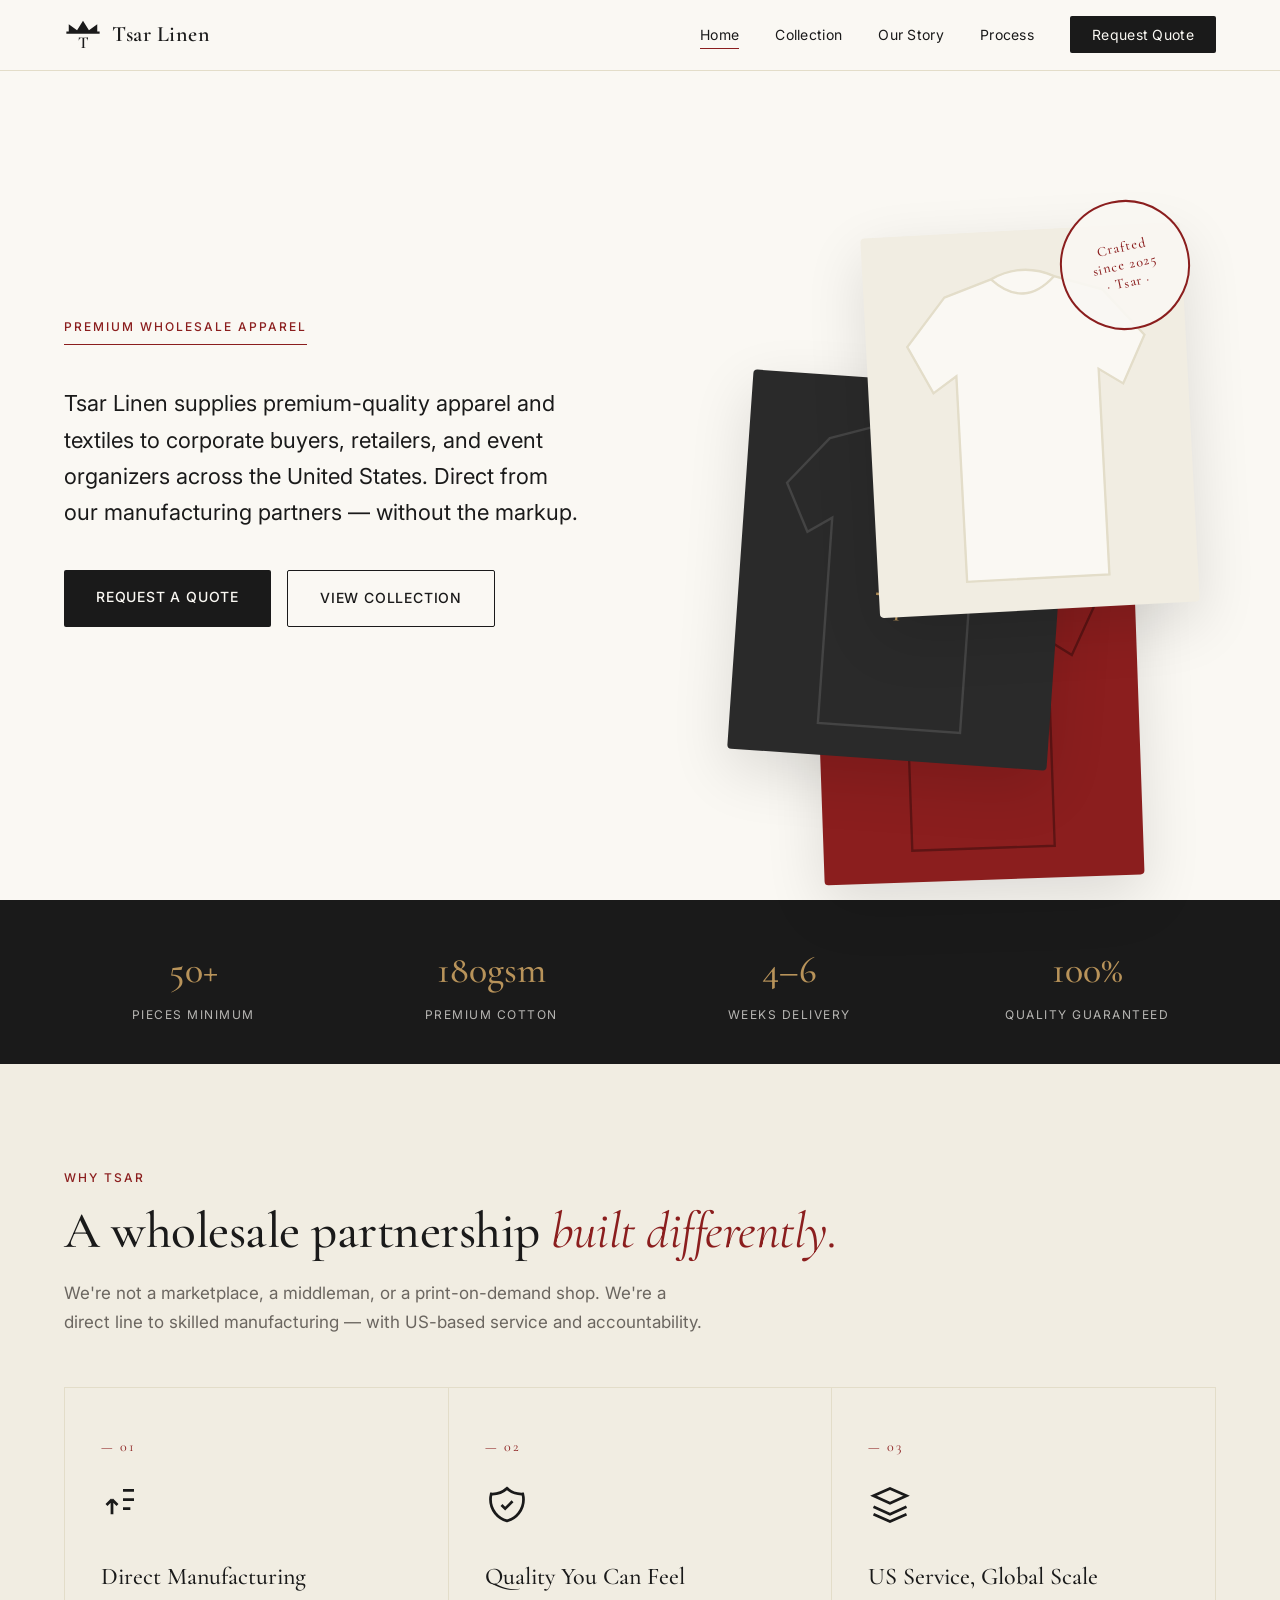
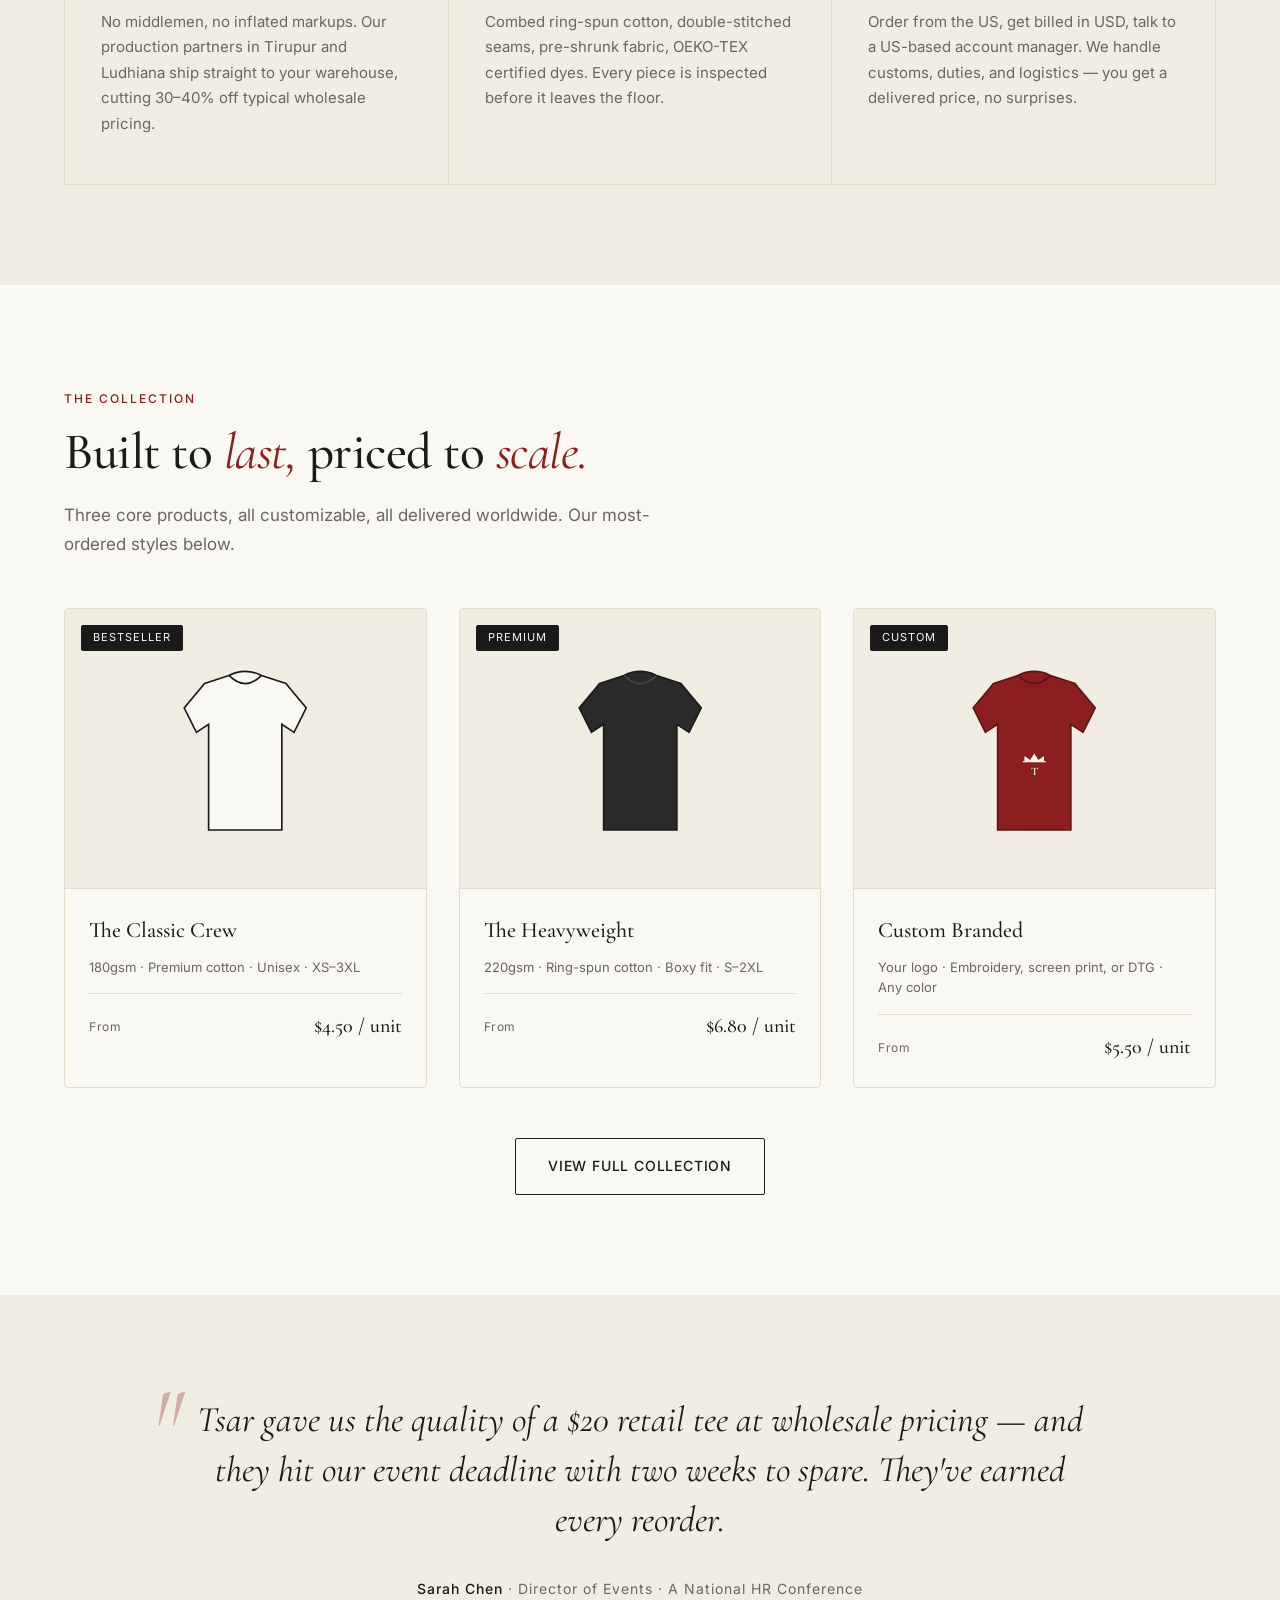
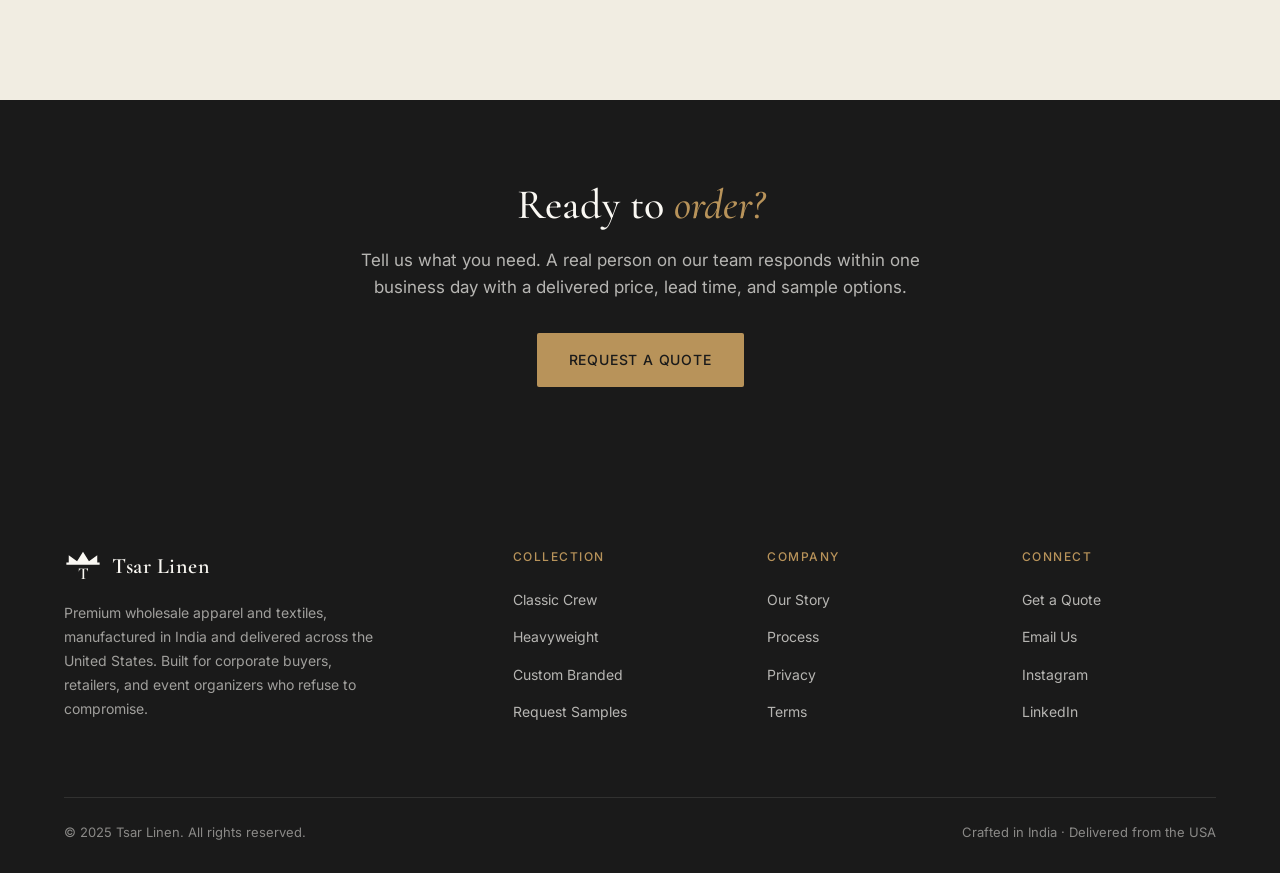
<file: index.html>
<!DOCTYPE html>
<html lang="en">
<head>
<meta charset="UTF-8" />
<meta name="viewport" content="width=device-width, initial-scale=1.0" />
<title>Tsar Linen — Premium Wholesale Apparel & Textiles</title>
<meta name="description" content="Tsar Linen supplies premium-quality wholesale apparel and textiles to corporate buyers, retailers, and event organizers across the United States. Crafted in India, delivered to your door." />
<meta name="keywords" content="wholesale t-shirts, bulk apparel USA, corporate clothing wholesale, custom branded shirts, India textile manufacturer, Tsar Linen" />
<meta name="author" content="Tsar Linen" />

<!-- Open Graph / social sharing -->
<meta property="og:title" content="Tsar Linen — Premium Wholesale Apparel & Textiles" />
<meta property="og:description" content="Crafted in India. Trusted by US buyers. Wholesale apparel that doesn't compromise." />
<meta property="og:type" content="website" />
<meta property="og:url" content="https://tsarlinen.com/" />

<!-- Favicon -->
<link rel="icon" type="image/svg+xml" href="favicon.svg" />

<!-- Fonts -->
<link rel="preconnect" href="https://fonts.googleapis.com" />
<link rel="preconnect" href="https://fonts.gstatic.com" crossorigin />
<link href="https://fonts.googleapis.com/css2?family=Cormorant+Garamond:wght@400;500;600;700&family=Inter:wght@300;400;500;600&display=swap" rel="stylesheet" />

<link rel="stylesheet" href="styles.css" />

<style>
  /* ---------- HERO ---------- */
  .hero {
    min-height: 100vh;
    display: grid;
    grid-template-columns: 1.1fr 1fr;
    align-items: center;
    padding: 120px 5% 80px;
    gap: 60px;
  }

  .hero-content { max-width: 580px; }

  .hero-eyebrow {
    display: inline-block;
    font-size: 12px;
    letter-spacing: 2px;
    text-transform: uppercase;
    color: var(--accent);
    font-weight: 500;
    margin-bottom: 24px;
    padding-bottom: 8px;
    border-bottom: 1px solid var(--accent);
  }

  .hero h1 {
    font-family: var(--serif);
    font-size: clamp(42px, 5.5vw, 72px);
    font-weight: 500;
    line-height: 1.05;
    letter-spacing: -0.5px;
    margin-bottom: 24px;
  }

  .hero h1 em { font-style: italic; color: var(--accent); font-weight: 400; }

  .hero-sub {
    font-size: 18px;
    color: var(--muted);
    margin-bottom: 40px;
    max-width: 520px;
    line-height: 1.65;
  }

  .hero-actions { display: flex; gap: 16px; flex-wrap: wrap; }

  .hero-visual {
    position: relative;
    height: 600px;
    display: flex;
    align-items: center;
    justify-content: center;
  }

  .tshirt-stack { position: relative; width: 100%; height: 100%; }

  .tshirt-card {
    position: absolute;
    width: 320px;
    height: 380px;
    border-radius: 4px;
    box-shadow: 0 20px 60px rgba(0,0,0,0.12);
    overflow: hidden;
    transition: transform 0.4s ease;
  }

  .tshirt-card svg { width: 100%; height: 100%; }

  .tshirt-1 { top: 10%; right: 5%; background: var(--paper-2); transform: rotate(-3deg); z-index: 3; }
  .tshirt-2 { top: 35%; right: 30%; background: #2a2a2a; transform: rotate(4deg); z-index: 2; }
  .tshirt-3 { top: 55%; right: 15%; background: var(--accent); transform: rotate(-2deg); z-index: 1; }

  .tshirt-card:hover { transform: rotate(0deg) scale(1.03); z-index: 10; }

  .stamp {
    position: absolute;
    top: 30px;
    right: 5%;
    width: 130px;
    height: 130px;
    border: 2px solid var(--accent);
    border-radius: 50%;
    display: flex;
    align-items: center;
    justify-content: center;
    text-align: center;
    color: var(--accent);
    font-family: var(--serif);
    font-size: 14px;
    font-weight: 500;
    letter-spacing: 1px;
    line-height: 1.3;
    transform: rotate(-12deg);
    background: rgba(250, 248, 243, 0.9);
    z-index: 20;
  }

  /* ---------- TRUST BAR ---------- */
  .trust-bar {
    background: var(--ink);
    color: var(--paper);
    padding: 40px 5%;
    display: grid;
    grid-template-columns: repeat(4, 1fr);
    gap: 40px;
    text-align: center;
  }

  .trust-stat .num {
    font-family: var(--serif);
    font-size: 38px;
    font-weight: 500;
    color: var(--gold);
    margin-bottom: 4px;
  }

  .trust-stat .label {
    font-size: 12px;
    letter-spacing: 1.5px;
    text-transform: uppercase;
    color: rgba(250, 248, 243, 0.7);
  }

  /* ---------- VALUES ---------- */
  .values { background: var(--paper-2); }

  .value-grid {
    display: grid;
    grid-template-columns: repeat(3, 1fr);
    gap: 1px;
    background: var(--line);
    border: 1px solid var(--line);
    margin-top: 50px;
  }

  .value-card { background: var(--paper-2); padding: 48px 36px; transition: background 0.3s; }
  .value-card:hover { background: var(--paper); }

  .value-num {
    font-family: var(--serif);
    font-size: 14px;
    color: var(--accent);
    margin-bottom: 24px;
    letter-spacing: 2px;
  }

  .value-icon { width: 44px; height: 44px; margin-bottom: 24px; color: var(--ink); }

  .value-card h3 {
    font-family: var(--serif);
    font-size: 24px;
    font-weight: 500;
    margin-bottom: 12px;
  }

  .value-card p { color: var(--muted); font-size: 15px; line-height: 1.7; }

  /* ---------- FEATURED PRODUCTS ---------- */
  .product-grid {
    display: grid;
    grid-template-columns: repeat(3, 1fr);
    gap: 32px;
    margin-top: 50px;
  }

  .product-card {
    background: var(--paper);
    border: 1px solid var(--line);
    border-radius: 4px;
    overflow: hidden;
    transition: transform 0.3s, box-shadow 0.3s;
  }

  .product-card:hover { transform: translateY(-4px); box-shadow: 0 12px 40px rgba(0,0,0,0.08); }

  .product-img {
    height: 280px;
    background: var(--paper-2);
    display: flex;
    align-items: center;
    justify-content: center;
    border-bottom: 1px solid var(--line);
    position: relative;
  }

  .product-img svg { width: 70%; height: 70%; }

  .product-tag {
    position: absolute;
    top: 16px;
    left: 16px;
    background: var(--ink);
    color: var(--paper);
    padding: 4px 12px;
    font-size: 11px;
    letter-spacing: 1px;
    text-transform: uppercase;
    border-radius: 2px;
  }

  .product-info { padding: 24px; }

  .product-info h3 {
    font-family: var(--serif);
    font-size: 22px;
    font-weight: 500;
    margin-bottom: 8px;
  }

  .product-info .specs {
    font-size: 13px;
    color: var(--muted);
    margin-bottom: 16px;
    line-height: 1.6;
  }

  .product-info .price {
    display: flex;
    justify-content: space-between;
    align-items: center;
    padding-top: 16px;
    border-top: 1px solid var(--line);
  }

  .price-label { font-size: 12px; color: var(--muted); letter-spacing: 0.5px; }
  .price-value { font-family: var(--serif); font-size: 20px; font-weight: 500; }

  .view-all {
    text-align: center;
    margin-top: 50px;
  }

  /* ---------- CTA BAND ---------- */
  .cta-band {
    background: var(--ink);
    color: var(--paper);
    padding: 80px 5%;
    text-align: center;
  }

  .cta-band h2 {
    font-family: var(--serif);
    font-size: clamp(28px, 3.5vw, 42px);
    font-weight: 500;
    margin-bottom: 16px;
    line-height: 1.2;
  }

  .cta-band h2 em { color: var(--gold); font-style: italic; }

  .cta-band p {
    color: rgba(250, 248, 243, 0.7);
    font-size: 17px;
    max-width: 580px;
    margin: 0 auto 32px;
  }

  .cta-band .btn-primary { background: var(--gold); color: var(--ink); }
  .cta-band .btn-primary:hover { background: var(--paper); }

  /* ---------- TESTIMONIAL ---------- */
  .testimonial { background: var(--paper-2); padding: 100px 5%; text-align: center; }

  .testimonial-quote {
    font-family: var(--serif);
    font-size: clamp(24px, 3vw, 36px);
    font-weight: 400;
    font-style: italic;
    line-height: 1.4;
    max-width: 900px;
    margin: 0 auto 32px;
    position: relative;
  }

  .testimonial-quote::before {
    content: '"';
    font-size: 100px;
    color: var(--accent);
    position: absolute;
    top: -40px;
    left: -40px;
    opacity: 0.3;
    font-family: var(--serif);
  }

  .testimonial-author { font-size: 14px; color: var(--muted); letter-spacing: 1px; }
  .testimonial-author strong { color: var(--ink); font-weight: 500; }

  /* ---------- RESPONSIVE ---------- */
  @media (max-width: 900px) {
    .hero { grid-template-columns: 1fr; padding-top: 100px; }
    .hero-visual { height: 400px; order: 2; }
    .trust-bar { grid-template-columns: repeat(2, 1fr); gap: 24px; }
    .value-grid, .product-grid { grid-template-columns: 1fr; }
    .tshirt-card { width: 240px; height: 290px; }
  }
</style>
</head>
<body>

<!-- NAVIGATION -->
<nav class="site-nav">
  <a href="index.html" class="nav-logo">
    <svg viewBox="0 0 32 32" xmlns="http://www.w3.org/2000/svg">
      <path d="M 4 14 L 4 7 L 11 12 L 16 4 L 21 12 L 28 7 L 28 14 Z" fill="currentColor"/>
      <line x1="2" y1="14" x2="30" y2="14" stroke="currentColor" stroke-width="2"/>
      <text x="16" y="27" text-anchor="middle" font-family="Cormorant Garamond, Georgia, serif" font-size="14" font-weight="600" fill="currentColor">T</text>
    </svg>
    <span class="nav-brand">Tsar Linen</span>
  </a>
  <ul class="nav-links" id="navLinks">
    <li><a href="index.html" class="active">Home</a></li>
    <li><a href="products.html">Collection</a></li>
    <li><a href="about.html">Our Story</a></li>
    <li><a href="process.html">Process</a></li>
    <li><a href="contact.html" class="nav-cta">Request Quote</a></li>
  </ul>
  <button class="menu-toggle" onclick="document.getElementById('navLinks').classList.toggle('open')">☰</button>
</nav>

<!-- HERO -->
<section class="hero">
  <div class="hero-content">
    <span class="hero-eyebrow">Premium Wholesale Apparel</span>
    <p class="hero-sub" style="font-size: 22px; color: var(--ink); margin-top: 16px;">Tsar Linen supplies premium-quality apparel and textiles to corporate buyers, retailers, and event organizers across the United States. Direct from our manufacturing partners — without the markup.</p>
    <div class="hero-actions">
      <a href="contact.html" class="btn-primary">Request a Quote</a>
      <a href="products.html" class="btn-secondary">View Collection</a>
    </div>
  </div>
  <div class="hero-visual">
    <div class="stamp">Crafted<br/>since 2025<br/>· Tsar ·</div>
    <div class="tshirt-stack">
      <div class="tshirt-card tshirt-1">
        <svg viewBox="0 0 200 240" xmlns="http://www.w3.org/2000/svg">
          <path d="M 50 40 L 80 30 Q 100 20 120 30 L 150 40 L 175 70 L 160 100 L 145 90 L 145 220 L 55 220 L 55 90 L 40 100 L 25 70 Z" fill="#faf8f3" stroke="#e3ddc9" stroke-width="1.5"/>
          <path d="M 80 30 Q 100 50 120 30" fill="none" stroke="#e3ddc9" stroke-width="1.5"/>
        </svg>
      </div>
      <div class="tshirt-card tshirt-2">
        <svg viewBox="0 0 200 240" xmlns="http://www.w3.org/2000/svg">
          <path d="M 50 40 L 80 30 Q 100 20 120 30 L 150 40 L 175 70 L 160 100 L 145 90 L 145 220 L 55 220 L 55 90 L 40 100 L 25 70 Z" fill="#2a2a2a" stroke="#444" stroke-width="1.5"/>
          <path d="M 80 30 Q 100 50 120 30" fill="none" stroke="#444" stroke-width="1.5"/>
          <g transform="translate(100, 130)" fill="#b8935a">
            <path d="M -12 6 L -12 -1 L -5 4 L 0 -4 L 5 4 L 12 -1 L 12 6 Z"/>
            <line x1="-14" y1="6" x2="14" y2="6" stroke="#b8935a" stroke-width="1.5"/>
            <text x="0" y="22" text-anchor="middle" font-family="Cormorant Garamond, serif" font-size="14" font-weight="600">T</text>
          </g>
        </svg>
      </div>
      <div class="tshirt-card tshirt-3">
        <svg viewBox="0 0 200 240" xmlns="http://www.w3.org/2000/svg">
          <path d="M 50 40 L 80 30 Q 100 20 120 30 L 150 40 L 175 70 L 160 100 L 145 90 L 145 220 L 55 220 L 55 90 L 40 100 L 25 70 Z" fill="#8b1e1e" stroke="#5e1414" stroke-width="1.5"/>
          <path d="M 80 30 Q 100 50 120 30" fill="none" stroke="#5e1414" stroke-width="1.5"/>
        </svg>
      </div>
    </div>
  </div>
</section>

<!-- TRUST BAR -->
<div class="trust-bar">
  <div class="trust-stat"><div class="num">50+</div><div class="label">Pieces Minimum</div></div>
  <div class="trust-stat"><div class="num">180gsm</div><div class="label">Premium Cotton</div></div>
  <div class="trust-stat"><div class="num">4–6</div><div class="label">Weeks Delivery</div></div>
  <div class="trust-stat"><div class="num">100%</div><div class="label">Quality Guaranteed</div></div>
</div>

<!-- VALUES -->
<section class="values">
  <span class="eyebrow">Why Tsar</span>
  <h2 class="section-title">A wholesale partnership <em>built differently.</em></h2>
  <p class="section-intro">We're not a marketplace, a middleman, or a print-on-demand shop. We're a direct line to skilled manufacturing — with US-based service and accountability.</p>

  <div class="value-grid">
    <div class="value-card">
      <div class="value-num">— 01</div>
      <svg class="value-icon" viewBox="0 0 24 24" fill="none" stroke="currentColor" stroke-width="1.5"><path d="M3 12l3-3m0 0l3 3m-3-3v8m6-13h6m-6 5h6m-6 5h4"/></svg>
      <h3>Direct Manufacturing</h3>
      <p>No middlemen, no inflated markups. Our production partners in Tirupur and Ludhiana ship straight to your warehouse, cutting 30–40% off typical wholesale pricing.</p>
    </div>
    <div class="value-card">
      <div class="value-num">— 02</div>
      <svg class="value-icon" viewBox="0 0 24 24" fill="none" stroke="currentColor" stroke-width="1.5"><path d="M9 12l2 2 4-4m5.618-4.016A11.955 11.955 0 0112 2.944a11.955 11.955 0 01-8.618 3.04A12.02 12.02 0 003 9c0 5.591 3.824 10.29 9 11.622 5.176-1.332 9-6.03 9-11.622 0-1.042-.133-2.052-.382-3.016z"/></svg>
      <h3>Quality You Can Feel</h3>
      <p>Combed ring-spun cotton, double-stitched seams, pre-shrunk fabric, OEKO-TEX certified dyes. Every piece is inspected before it leaves the floor.</p>
    </div>
    <div class="value-card">
      <div class="value-num">— 03</div>
      <svg class="value-icon" viewBox="0 0 24 24" fill="none" stroke="currentColor" stroke-width="1.5"><path d="M3 7l9-4 9 4-9 4-9-4zm0 6l9 4 9-4M3 17l9 4 9-4"/></svg>
      <h3>US Service, Global Scale</h3>
      <p>Order from the US, get billed in USD, talk to a US-based account manager. We handle customs, duties, and logistics — you get a delivered price, no surprises.</p>
    </div>
  </div>
</section>

<!-- FEATURED PRODUCTS -->
<section>
  <span class="eyebrow">The Collection</span>
  <h2 class="section-title">Built to <em>last,</em> priced to <em>scale.</em></h2>
  <p class="section-intro">Three core products, all customizable, all delivered worldwide. Our most-ordered styles below.</p>

  <div class="product-grid">
    <div class="product-card">
      <div class="product-img">
        <span class="product-tag">Bestseller</span>
        <svg viewBox="0 0 200 240" xmlns="http://www.w3.org/2000/svg">
          <path d="M 50 40 L 80 30 Q 100 20 120 30 L 150 40 L 175 70 L 160 100 L 145 90 L 145 220 L 55 220 L 55 90 L 40 100 L 25 70 Z" fill="#faf8f3" stroke="#1a1a1a" stroke-width="2"/>
          <path d="M 80 30 Q 100 50 120 30" fill="none" stroke="#1a1a1a" stroke-width="2"/>
        </svg>
      </div>
      <div class="product-info">
        <h3>The Classic Crew</h3>
        <p class="specs">180gsm · Premium cotton · Unisex · XS–3XL</p>
        <div class="price"><span class="price-label">From</span><span class="price-value">$4.50 / unit</span></div>
      </div>
    </div>
    <div class="product-card">
      <div class="product-img">
        <span class="product-tag">Premium</span>
        <svg viewBox="0 0 200 240" xmlns="http://www.w3.org/2000/svg">
          <path d="M 50 40 L 80 30 Q 100 20 120 30 L 150 40 L 175 70 L 160 100 L 145 90 L 145 220 L 55 220 L 55 90 L 40 100 L 25 70 Z" fill="#2a2a2a" stroke="#1a1a1a" stroke-width="2"/>
          <path d="M 80 30 Q 100 50 120 30" fill="none" stroke="#444" stroke-width="2"/>
        </svg>
      </div>
      <div class="product-info">
        <h3>The Heavyweight</h3>
        <p class="specs">220gsm · Ring-spun cotton · Boxy fit · S–2XL</p>
        <div class="price"><span class="price-label">From</span><span class="price-value">$6.80 / unit</span></div>
      </div>
    </div>
    <div class="product-card">
      <div class="product-img">
        <span class="product-tag">Custom</span>
        <svg viewBox="0 0 200 240" xmlns="http://www.w3.org/2000/svg">
          <path d="M 50 40 L 80 30 Q 100 20 120 30 L 150 40 L 175 70 L 160 100 L 145 90 L 145 220 L 55 220 L 55 90 L 40 100 L 25 70 Z" fill="#8b1e1e" stroke="#5e1414" stroke-width="2"/>
          <path d="M 80 30 Q 100 50 120 30" fill="none" stroke="#5e1414" stroke-width="2"/>
          <g transform="translate(100, 130)" fill="#faf8f3">
            <path d="M -12 6 L -12 -1 L -5 4 L 0 -4 L 5 4 L 12 -1 L 12 6 Z"/>
            <line x1="-14" y1="6" x2="14" y2="6" stroke="#faf8f3" stroke-width="1.5"/>
            <text x="0" y="22" text-anchor="middle" font-family="Cormorant Garamond, serif" font-size="14" font-weight="600">T</text>
          </g>
        </svg>
      </div>
      <div class="product-info">
        <h3>Custom Branded</h3>
        <p class="specs">Your logo · Embroidery, screen print, or DTG · Any color</p>
        <div class="price"><span class="price-label">From</span><span class="price-value">$5.50 / unit</span></div>
      </div>
    </div>
  </div>

  <div class="view-all">
    <a href="products.html" class="btn-secondary">View Full Collection</a>
  </div>
</section>

<!-- TESTIMONIAL -->
<section class="testimonial">
  <p class="testimonial-quote">Tsar gave us the quality of a $20 retail tee at wholesale pricing — and they hit our event deadline with two weeks to spare. They've earned every reorder.</p>
  <p class="testimonial-author"><strong>Sarah Chen</strong> · Director of Events · A National HR Conference</p>
</section>

<!-- CTA BAND -->
<section class="cta-band">
  <h2>Ready to <em>order?</em></h2>
  <p>Tell us what you need. A real person on our team responds within one business day with a delivered price, lead time, and sample options.</p>
  <a href="contact.html" class="btn-primary">Request a Quote</a>
</section>

<!-- FOOTER -->
<footer>
  <div class="footer-grid">
    <div class="footer-brand">
      <a href="index.html" class="nav-logo">
        <svg viewBox="0 0 32 32" xmlns="http://www.w3.org/2000/svg" style="color:var(--paper);">
          <path d="M 4 14 L 4 7 L 11 12 L 16 4 L 21 12 L 28 7 L 28 14 Z" fill="currentColor"/>
          <line x1="2" y1="14" x2="30" y2="14" stroke="currentColor" stroke-width="2"/>
          <text x="16" y="27" text-anchor="middle" font-family="Cormorant Garamond, Georgia, serif" font-size="14" font-weight="600" fill="currentColor">T</text>
        </svg>
        <span class="nav-brand">Tsar Linen</span>
      </a>
      <p>Premium wholesale apparel and textiles, manufactured in India and delivered across the United States. Built for corporate buyers, retailers, and event organizers who refuse to compromise.</p>
    </div>
    <div class="footer-col">
      <h5>Collection</h5>
      <ul>
        <li><a href="products.html">Classic Crew</a></li>
        <li><a href="products.html">Heavyweight</a></li>
        <li><a href="products.html">Custom Branded</a></li>
        <li><a href="contact.html">Request Samples</a></li>
      </ul>
    </div>
    <div class="footer-col">
      <h5>Company</h5>
      <ul>
        <li><a href="about.html">Our Story</a></li>
        <li><a href="process.html">Process</a></li>
        <li><a href="privacy.html">Privacy</a></li>
        <li><a href="terms.html">Terms</a></li>
      </ul>
    </div>
    <div class="footer-col">
      <h5>Connect</h5>
      <ul>
        <li><a href="contact.html">Get a Quote</a></li>
        <li><a href="mailto:lockwoodkuttan@gmail.com">Email Us</a></li>
        <li><a href="#">Instagram</a></li>
        <li><a href="#">LinkedIn</a></li>
      </ul>
    </div>
  </div>
  <div class="footer-bottom">
    <span>© 2025 Tsar Linen. All rights reserved.</span>
    <span>Crafted in India · Delivered from the USA</span>
  </div>
</footer>

</body>
</html>
</file>
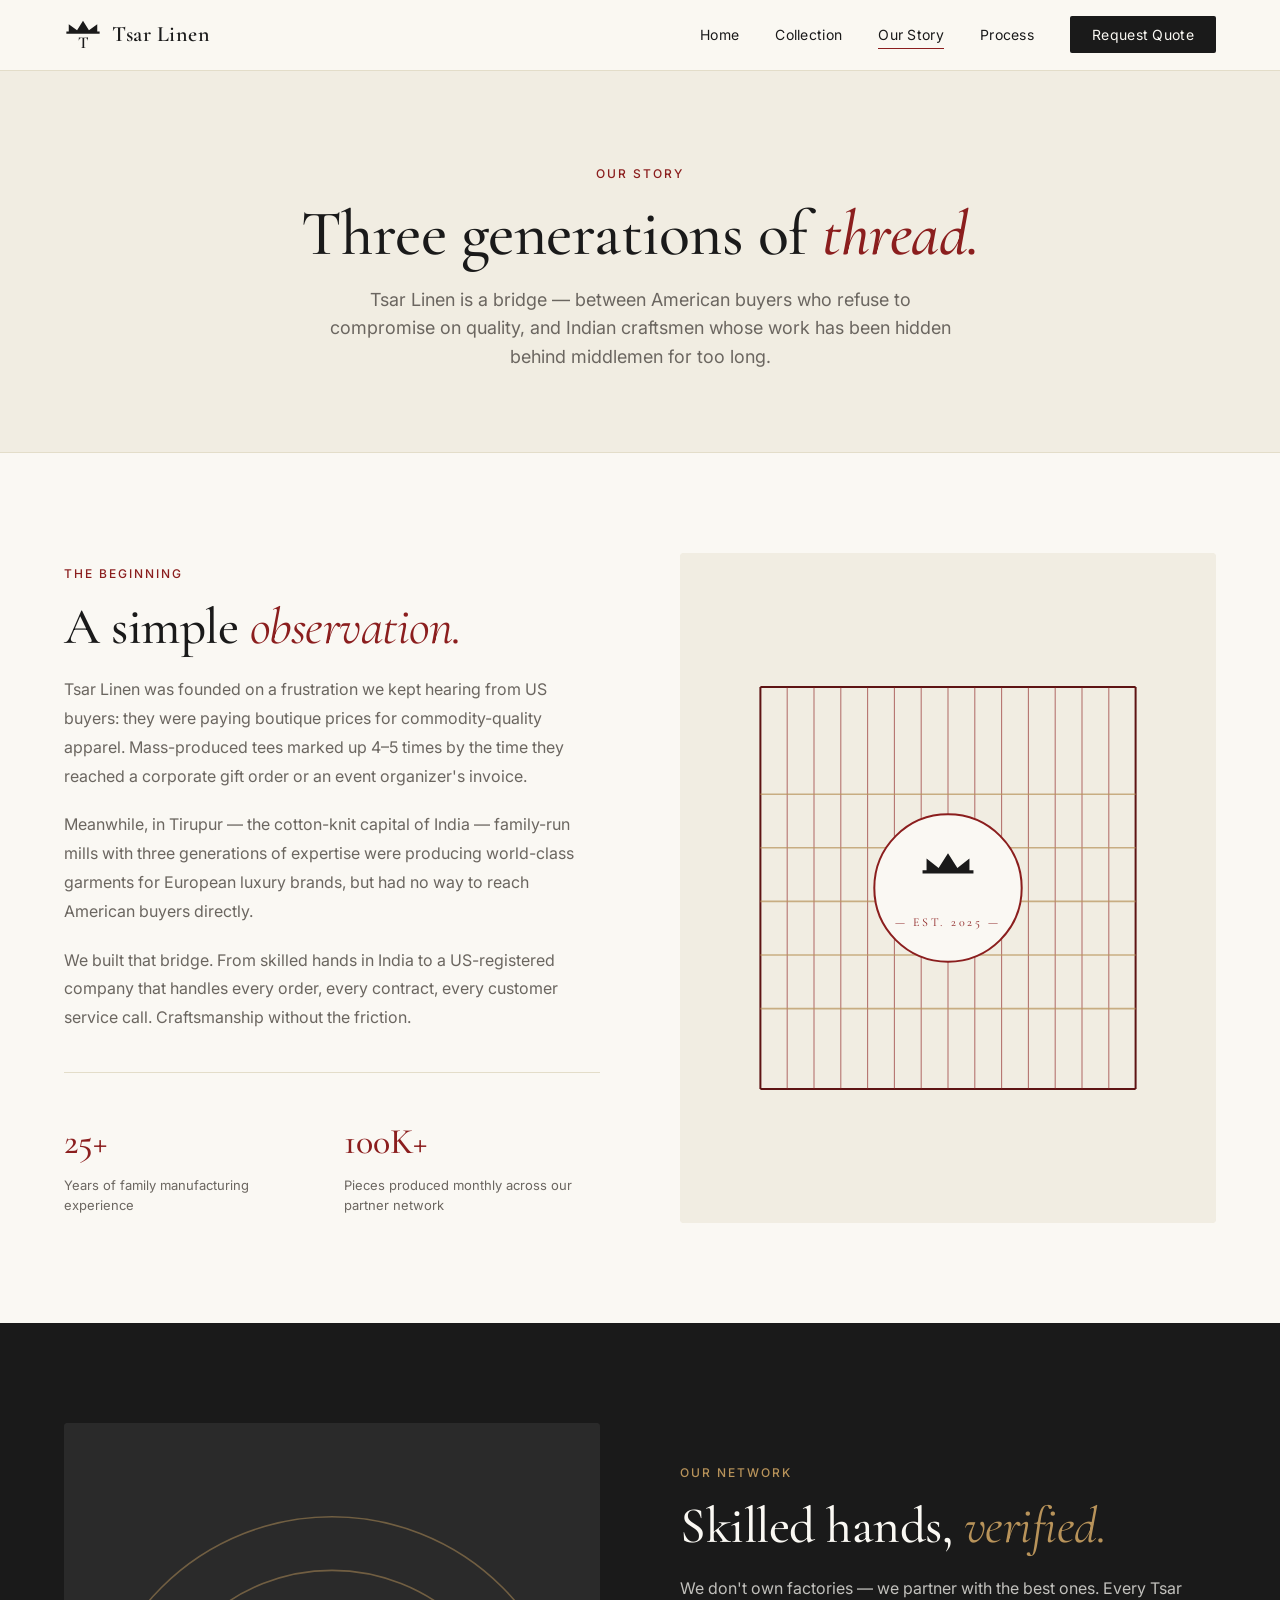
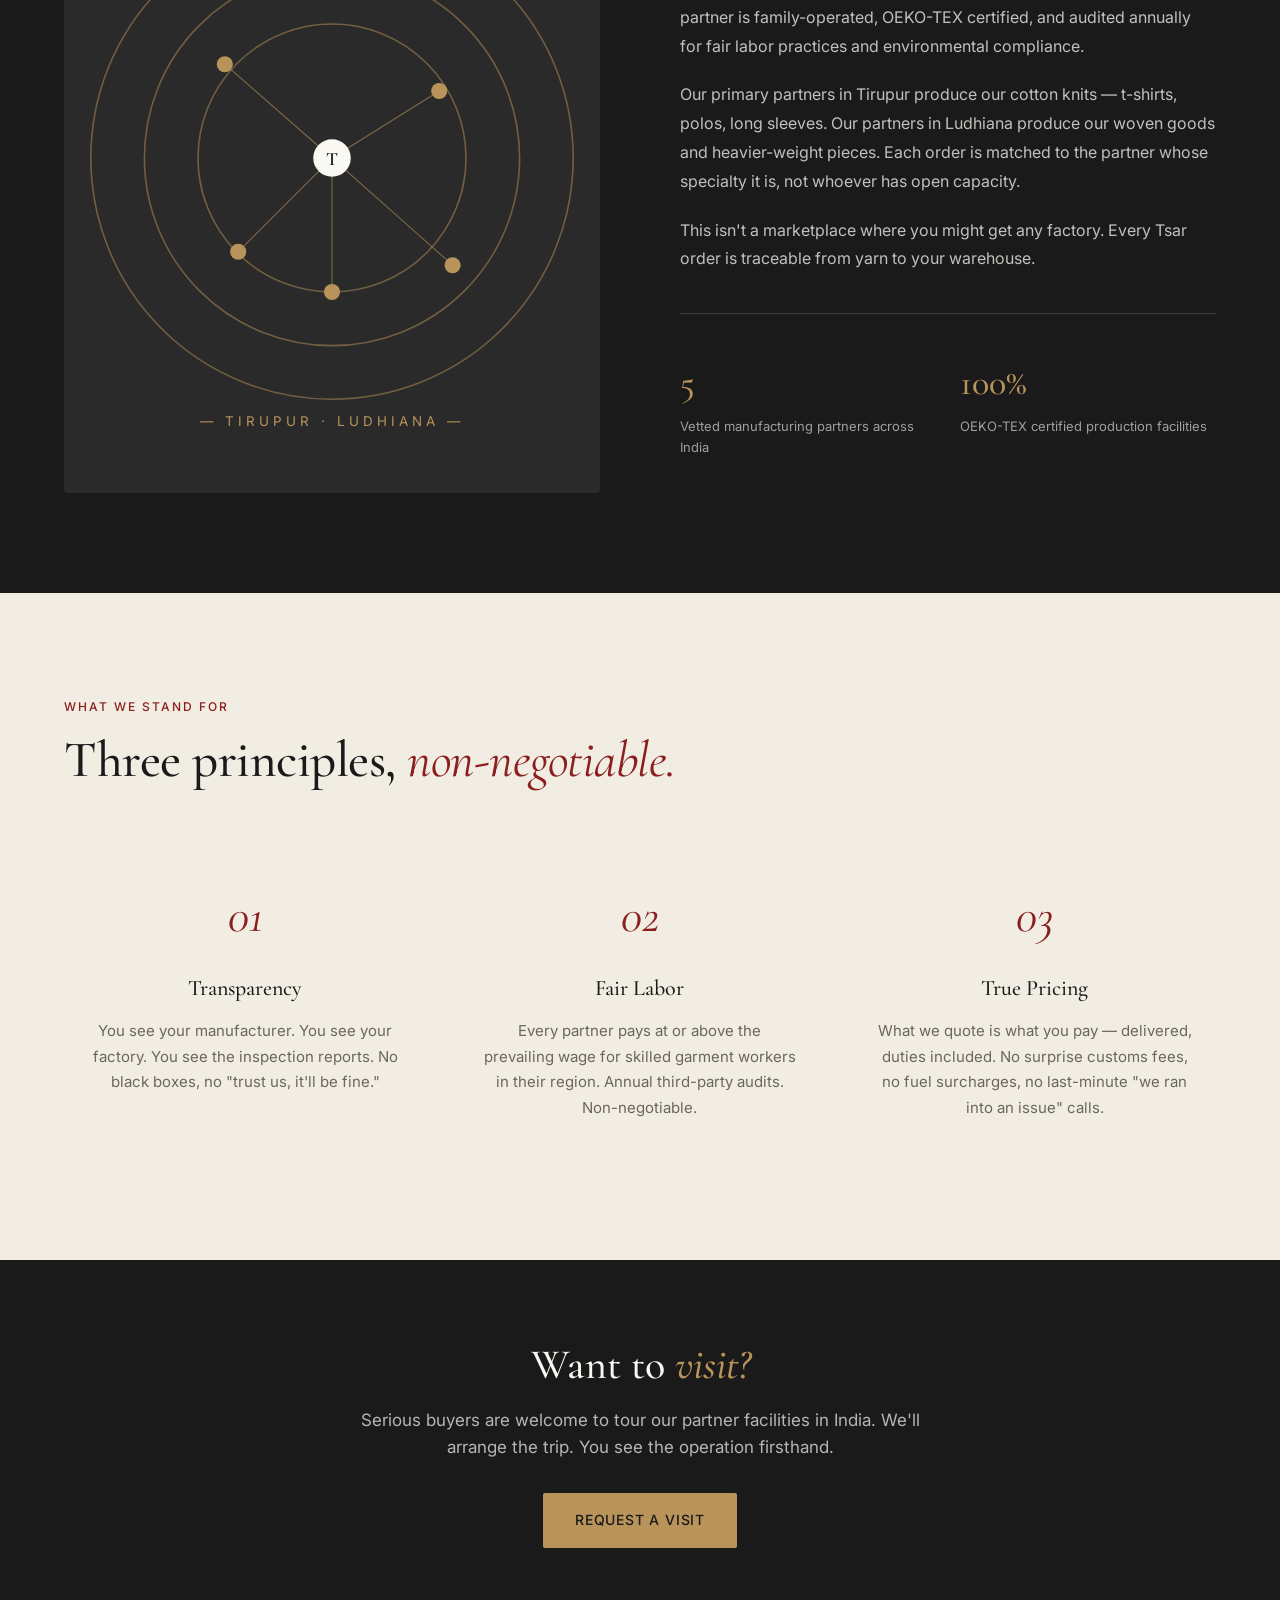
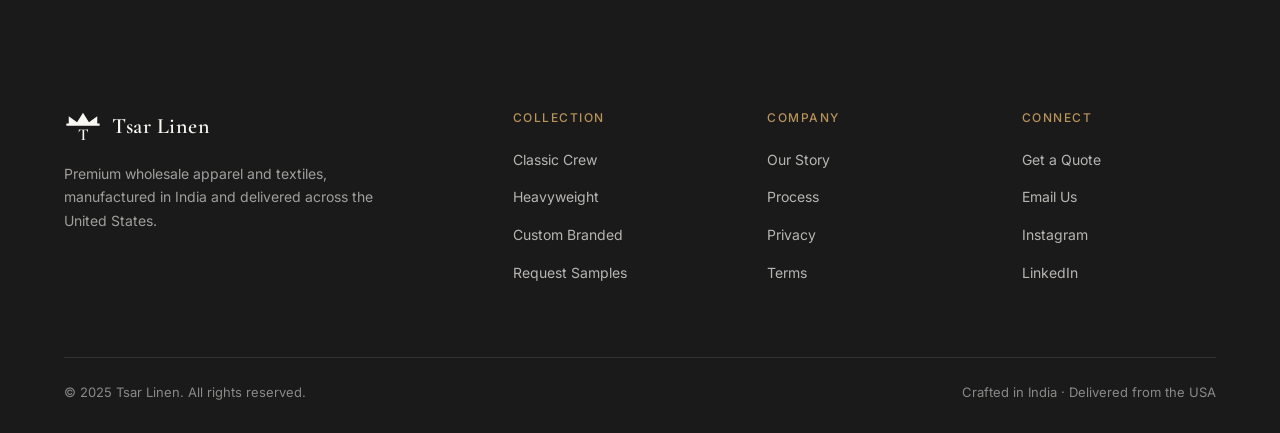
<file: about.html>
<!DOCTYPE html>
<html lang="en">
<head>
<meta charset="UTF-8" />
<meta name="viewport" content="width=device-width, initial-scale=1.0" />
<title>Our Story — Tsar Linen</title>
<meta name="description" content="Tsar Linen bridges generations of Indian textile craftsmanship with American buyers. Learn about our manufacturing partners, our values, and our team." />
<link rel="icon" type="image/svg+xml" href="favicon.svg" />
<link rel="preconnect" href="https://fonts.googleapis.com" />
<link rel="preconnect" href="https://fonts.gstatic.com" crossorigin />
<link href="https://fonts.googleapis.com/css2?family=Cormorant+Garamond:wght@400;500;600;700&family=Inter:wght@300;400;500;600&display=swap" rel="stylesheet" />
<link rel="stylesheet" href="styles.css" />
<style>
  .story-section {
    display: grid;
    grid-template-columns: 1fr 1fr;
    gap: 80px;
    align-items: center;
    padding: 100px 5%;
  }

  .story-section.dark { background: var(--ink); color: var(--paper); }
  .story-section.dark .section-title { color: var(--paper); }
  .story-section.dark .section-title em { color: var(--gold); }
  .story-section.dark .eyebrow { color: var(--gold); }
  .story-section.dark p { color: rgba(250, 248, 243, 0.75); }
  .story-section.dark .stat-num { color: var(--gold); }

  .story-text p {
    font-size: 16px;
    margin-bottom: 20px;
    line-height: 1.8;
    color: var(--muted);
  }

  .story-stats {
    display: grid;
    grid-template-columns: 1fr 1fr;
    gap: 24px;
    margin-top: 40px;
    padding-top: 40px;
    border-top: 1px solid var(--line);
  }

  .story-section.dark .story-stats { border-top: 1px solid rgba(250, 248, 243, 0.15); }

  .stat-num {
    font-family: var(--serif);
    font-size: 36px;
    font-weight: 500;
    color: var(--accent);
    margin-bottom: 4px;
  }

  .stat-label { font-size: 13px; color: var(--muted); }
  .story-section.dark .stat-label { color: rgba(250, 248, 243, 0.6); }

  .story-visual {
    aspect-ratio: 4/5;
    background: var(--paper-2);
    border-radius: 4px;
    overflow: hidden;
    display: flex;
    align-items: center;
    justify-content: center;
  }

  .story-visual svg { width: 100%; height: 100%; }

  .values-grid {
    display: grid;
    grid-template-columns: repeat(3, 1fr);
    gap: 32px;
    margin-top: 50px;
  }

  .value-block {
    text-align: center;
    padding: 40px 24px;
  }

  .value-block .num {
    font-family: var(--serif);
    font-size: 48px;
    font-style: italic;
    color: var(--accent);
    margin-bottom: 16px;
  }

  .value-block h3 {
    font-family: var(--serif);
    font-size: 22px;
    font-weight: 500;
    margin-bottom: 12px;
  }

  .value-block p { color: var(--muted); font-size: 15px; line-height: 1.7; }

  @media (max-width: 900px) {
    .story-section { grid-template-columns: 1fr; gap: 40px; }
    .values-grid { grid-template-columns: 1fr; }
  }
</style>
</head>
<body>

<nav class="site-nav">
  <a href="index.html" class="nav-logo">
    <svg viewBox="0 0 32 32" xmlns="http://www.w3.org/2000/svg">
      <path d="M 4 14 L 4 7 L 11 12 L 16 4 L 21 12 L 28 7 L 28 14 Z" fill="currentColor"/>
      <line x1="2" y1="14" x2="30" y2="14" stroke="currentColor" stroke-width="2"/>
      <text x="16" y="27" text-anchor="middle" font-family="Cormorant Garamond, Georgia, serif" font-size="14" font-weight="600" fill="currentColor">T</text>
    </svg>
    <span class="nav-brand">Tsar Linen</span>
  </a>
  <ul class="nav-links" id="navLinks">
    <li><a href="index.html">Home</a></li>
    <li><a href="products.html">Collection</a></li>
    <li><a href="about.html" class="active">Our Story</a></li>
    <li><a href="process.html">Process</a></li>
    <li><a href="contact.html" class="nav-cta">Request Quote</a></li>
  </ul>
  <button class="menu-toggle" onclick="document.getElementById('navLinks').classList.toggle('open')">☰</button>
</nav>

<header class="page-header">
  <span class="eyebrow">Our Story</span>
  <h1>Three generations of <em>thread.</em></h1>
  <p>Tsar Linen is a bridge — between American buyers who refuse to compromise on quality, and Indian craftsmen whose work has been hidden behind middlemen for too long.</p>
</header>

<section class="story-section">
  <div class="story-text">
    <span class="eyebrow">The Beginning</span>
    <h2 class="section-title">A simple <em>observation.</em></h2>
    <p>Tsar Linen was founded on a frustration we kept hearing from US buyers: they were paying boutique prices for commodity-quality apparel. Mass-produced tees marked up 4–5 times by the time they reached a corporate gift order or an event organizer's invoice.</p>
    <p>Meanwhile, in Tirupur — the cotton-knit capital of India — family-run mills with three generations of expertise were producing world-class garments for European luxury brands, but had no way to reach American buyers directly.</p>
    <p>We built that bridge. From skilled hands in India to a US-registered company that handles every order, every contract, every customer service call. Craftsmanship without the friction.</p>
    <div class="story-stats">
      <div><div class="stat-num">25+</div><div class="stat-label">Years of family manufacturing experience</div></div>
      <div><div class="stat-num">100K+</div><div class="stat-label">Pieces produced monthly across our partner network</div></div>
    </div>
  </div>
  <div class="story-visual">
    <svg viewBox="0 0 400 500" xmlns="http://www.w3.org/2000/svg">
      <rect width="400" height="500" fill="#f1ede2"/>
      <g stroke="#5e1414" stroke-width="1.5" fill="none">
        <line x1="60" y1="100" x2="60" y2="400"/>
        <line x1="340" y1="100" x2="340" y2="400"/>
        <line x1="60" y1="100" x2="340" y2="100"/>
        <line x1="60" y1="400" x2="340" y2="400"/>
      </g>
      <g stroke="#8b1e1e" stroke-width="0.8" opacity="0.6">
        <line x1="80" y1="100" x2="80" y2="400"/><line x1="100" y1="100" x2="100" y2="400"/><line x1="120" y1="100" x2="120" y2="400"/>
        <line x1="140" y1="100" x2="140" y2="400"/><line x1="160" y1="100" x2="160" y2="400"/><line x1="180" y1="100" x2="180" y2="400"/>
        <line x1="200" y1="100" x2="200" y2="400"/><line x1="220" y1="100" x2="220" y2="400"/><line x1="240" y1="100" x2="240" y2="400"/>
        <line x1="260" y1="100" x2="260" y2="400"/><line x1="280" y1="100" x2="280" y2="400"/><line x1="300" y1="100" x2="300" y2="400"/>
        <line x1="320" y1="100" x2="320" y2="400"/>
      </g>
      <g stroke="#b8935a" stroke-width="1.2" opacity="0.7">
        <line x1="60" y1="180" x2="340" y2="180"/><line x1="60" y1="220" x2="340" y2="220"/>
        <line x1="60" y1="260" x2="340" y2="260"/><line x1="60" y1="300" x2="340" y2="300"/>
        <line x1="60" y1="340" x2="340" y2="340"/>
      </g>
      <circle cx="200" cy="250" r="55" fill="#faf8f3" stroke="#8b1e1e" stroke-width="1.5"/>
      <g transform="translate(200, 230)" fill="#1a1a1a">
        <path d="M -16 8 L -16 -2 L -7 5 L 0 -6 L 7 5 L 16 -2 L 16 8 Z"/>
        <line x1="-19" y1="8" x2="19" y2="8" stroke="#1a1a1a" stroke-width="2.5"/>
      </g>
      <text x="200" y="278" text-anchor="middle" font-family="Cormorant Garamond, serif" font-size="9" fill="#8b1e1e" letter-spacing="2">— EST. 2025 —</text>
    </svg>
  </div>
</section>

<section class="story-section dark">
  <div class="story-visual" style="background: #2a2a2a;">
    <svg viewBox="0 0 400 500" xmlns="http://www.w3.org/2000/svg">
      <rect width="400" height="500" fill="#2a2a2a"/>
      <g fill="none" stroke="#b8935a" stroke-width="1.2" opacity="0.5">
        <circle cx="200" cy="250" r="180"/>
        <circle cx="200" cy="250" r="140"/>
        <circle cx="200" cy="250" r="100"/>
      </g>
      <g fill="#b8935a">
        <circle cx="120" cy="180" r="6"/>
        <circle cx="280" cy="200" r="6"/>
        <circle cx="200" cy="350" r="6"/>
        <circle cx="290" cy="330" r="6"/>
        <circle cx="130" cy="320" r="6"/>
      </g>
      <g stroke="#b8935a" stroke-width="0.8" opacity="0.6">
        <line x1="120" y1="180" x2="200" y2="250"/>
        <line x1="280" y1="200" x2="200" y2="250"/>
        <line x1="200" y1="350" x2="200" y2="250"/>
        <line x1="290" y1="330" x2="200" y2="250"/>
        <line x1="130" y1="320" x2="200" y2="250"/>
      </g>
      <circle cx="200" cy="250" r="14" fill="#faf8f3"/>
      <text x="200" y="255" text-anchor="middle" font-family="Cormorant Garamond, serif" font-size="14" font-weight="600" fill="#1a1a1a">T</text>
      <text x="200" y="450" text-anchor="middle" font-family="Inter, sans-serif" font-size="10" fill="#b8935a" letter-spacing="3">— TIRUPUR · LUDHIANA —</text>
    </svg>
  </div>
  <div class="story-text">
    <span class="eyebrow">Our Network</span>
    <h2 class="section-title">Skilled hands, <em>verified.</em></h2>
    <p>We don't own factories — we partner with the best ones. Every Tsar partner is family-operated, OEKO-TEX certified, and audited annually for fair labor practices and environmental compliance.</p>
    <p>Our primary partners in Tirupur produce our cotton knits — t-shirts, polos, long sleeves. Our partners in Ludhiana produce our woven goods and heavier-weight pieces. Each order is matched to the partner whose specialty it is, not whoever has open capacity.</p>
    <p>This isn't a marketplace where you might get any factory. Every Tsar order is traceable from yarn to your warehouse.</p>
    <div class="story-stats">
      <div><div class="stat-num">5</div><div class="stat-label">Vetted manufacturing partners across India</div></div>
      <div><div class="stat-num">100%</div><div class="stat-label">OEKO-TEX certified production facilities</div></div>
    </div>
  </div>
</section>

<section style="background: var(--paper-2); padding: 100px 5%;">
  <span class="eyebrow">What We Stand For</span>
  <h2 class="section-title">Three principles, <em>non-negotiable.</em></h2>

  <div class="values-grid">
    <div class="value-block">
      <div class="num">01</div>
      <h3>Transparency</h3>
      <p>You see your manufacturer. You see your factory. You see the inspection reports. No black boxes, no "trust us, it'll be fine."</p>
    </div>
    <div class="value-block">
      <div class="num">02</div>
      <h3>Fair Labor</h3>
      <p>Every partner pays at or above the prevailing wage for skilled garment workers in their region. Annual third-party audits. Non-negotiable.</p>
    </div>
    <div class="value-block">
      <div class="num">03</div>
      <h3>True Pricing</h3>
      <p>What we quote is what you pay — delivered, duties included. No surprise customs fees, no fuel surcharges, no last-minute "we ran into an issue" calls.</p>
    </div>
  </div>
</section>

<section class="cta-band" style="background: var(--ink); color: var(--paper); padding: 80px 5%; text-align: center;">
  <h2 style="font-family: var(--serif); font-size: clamp(28px, 3.5vw, 42px); font-weight: 500; margin-bottom: 16px; line-height: 1.2;">Want to <em style="color: var(--gold); font-style: italic;">visit?</em></h2>
  <p style="color: rgba(250, 248, 243, 0.7); font-size: 17px; max-width: 580px; margin: 0 auto 32px;">Serious buyers are welcome to tour our partner facilities in India. We'll arrange the trip. You see the operation firsthand.</p>
  <a href="contact.html" class="btn-primary" style="background: var(--gold); color: var(--ink);">Request a Visit</a>
</section>

<footer>
  <div class="footer-grid">
    <div class="footer-brand">
      <a href="index.html" class="nav-logo">
        <svg viewBox="0 0 32 32" xmlns="http://www.w3.org/2000/svg" style="color:var(--paper);">
          <path d="M 4 14 L 4 7 L 11 12 L 16 4 L 21 12 L 28 7 L 28 14 Z" fill="currentColor"/>
          <line x1="2" y1="14" x2="30" y2="14" stroke="currentColor" stroke-width="2"/>
          <text x="16" y="27" text-anchor="middle" font-family="Cormorant Garamond, Georgia, serif" font-size="14" font-weight="600" fill="currentColor">T</text>
        </svg>
        <span class="nav-brand">Tsar Linen</span>
      </a>
      <p>Premium wholesale apparel and textiles, manufactured in India and delivered across the United States.</p>
    </div>
    <div class="footer-col"><h5>Collection</h5><ul><li><a href="products.html">Classic Crew</a></li><li><a href="products.html">Heavyweight</a></li><li><a href="products.html">Custom Branded</a></li><li><a href="contact.html">Request Samples</a></li></ul></div>
    <div class="footer-col"><h5>Company</h5><ul><li><a href="about.html">Our Story</a></li><li><a href="process.html">Process</a></li><li><a href="privacy.html">Privacy</a></li><li><a href="terms.html">Terms</a></li></ul></div>
    <div class="footer-col"><h5>Connect</h5><ul><li><a href="contact.html">Get a Quote</a></li><li><a href="mailto:lockwoodkuttan@gmail.com">Email Us</a></li><li><a href="#">Instagram</a></li><li><a href="#">LinkedIn</a></li></ul></div>
  </div>
  <div class="footer-bottom">
    <span>© 2025 Tsar Linen. All rights reserved.</span>
    <span>Crafted in India · Delivered from the USA</span>
  </div>
</footer>

</body>
</html>
</file>
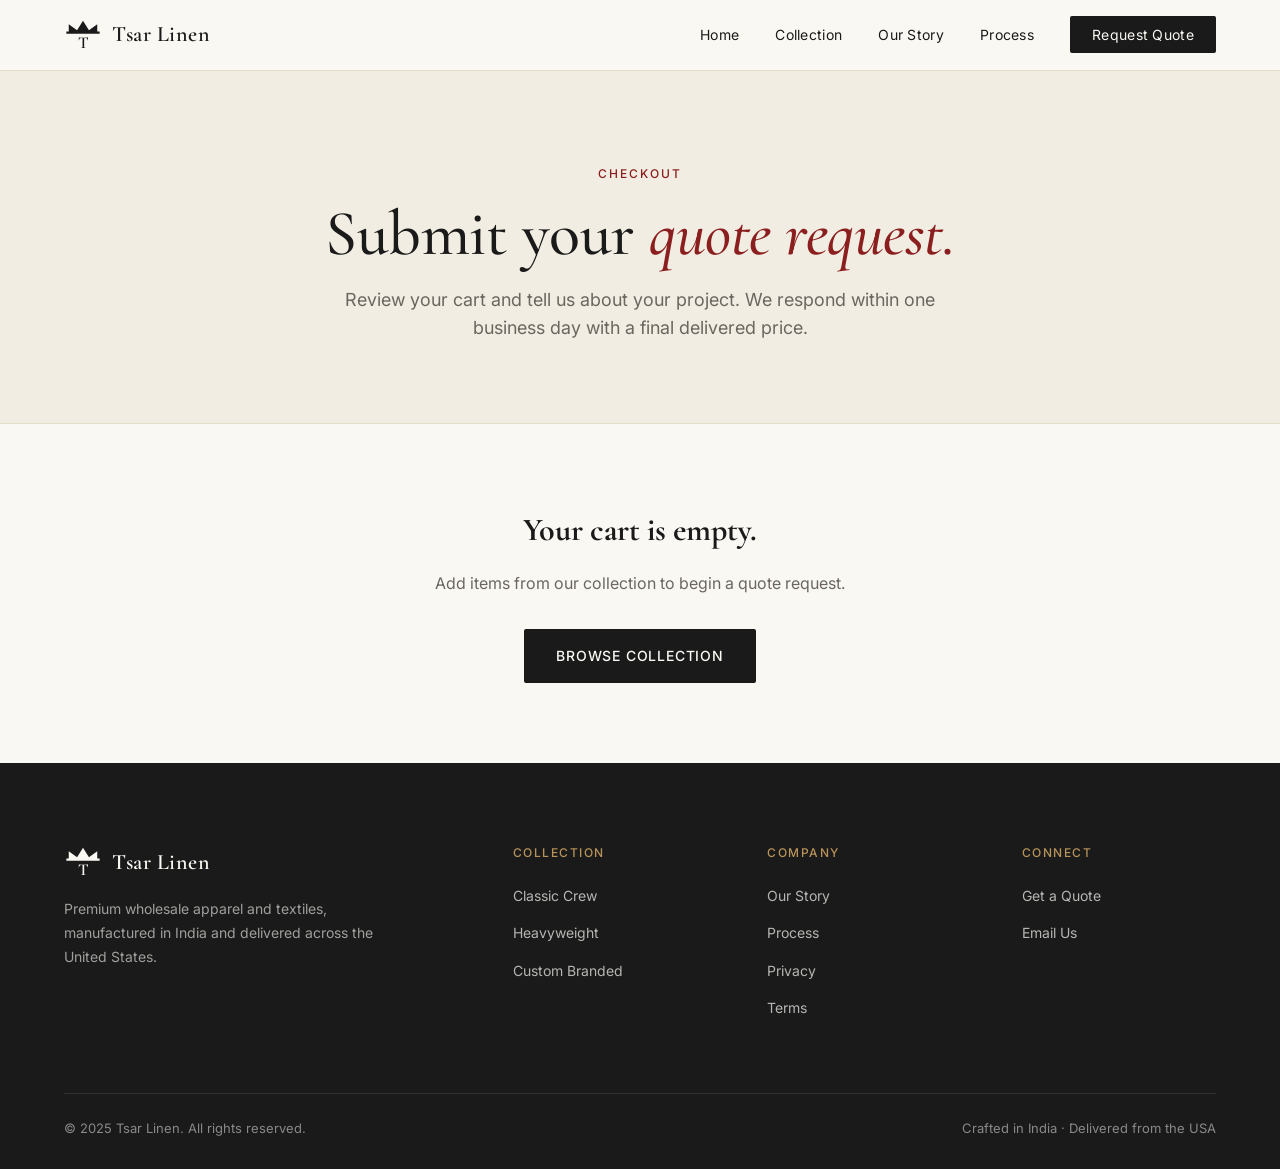
<file: checkout.html>
<!DOCTYPE html>
<html lang="en">
<head>
<meta charset="UTF-8" />
<meta name="viewport" content="width=device-width, initial-scale=1.0" />
<title>Checkout — Request Wholesale Quote · Tsar Linen</title>
<meta name="description" content="Review your cart and submit a wholesale quote request. We respond within 1 business day with final delivered pricing." />
<meta name="robots" content="noindex" />
<link rel="icon" type="image/svg+xml" href="favicon.svg" />
<link rel="preconnect" href="https://fonts.googleapis.com" />
<link rel="preconnect" href="https://fonts.gstatic.com" crossorigin />
<link href="https://fonts.googleapis.com/css2?family=Cormorant+Garamond:wght@400;500;600;700&family=Inter:wght@300;400;500;600&display=swap" rel="stylesheet" />
<link rel="stylesheet" href="styles.css" />
<style>
  .checkout-grid {
    display: grid;
    grid-template-columns: 1.2fr 1fr;
    gap: 60px;
    padding: 60px 5%;
    align-items: start;
  }

  .checkout-section h2 {
    font-family: var(--serif);
    font-size: 28px;
    font-weight: 500;
    margin-bottom: 8px;
  }

  .checkout-section p.lead {
    color: var(--muted);
    font-size: 15px;
    margin-bottom: 32px;
    line-height: 1.7;
  }

  .order-summary {
    background: var(--paper-2);
    padding: 32px;
    border-radius: 4px;
    border: 1px solid var(--line);
    position: sticky;
    top: 100px;
  }

  .order-summary h3 {
    font-family: var(--serif);
    font-size: 22px;
    font-weight: 500;
    margin-bottom: 20px;
    padding-bottom: 16px;
    border-bottom: 1px solid var(--line);
  }

  .order-item {
    display: flex;
    gap: 12px;
    padding: 14px 0;
    border-bottom: 1px solid var(--line);
  }

  .order-item:last-of-type { border-bottom: none; }

  .order-item-img {
    width: 60px;
    height: 70px;
    border-radius: 4px;
    flex-shrink: 0;
    background: var(--paper);
    display: flex;
    align-items: center;
    justify-content: center;
    overflow: hidden;
  }

  .order-item-img svg { width: 80%; height: 80%; }

  .order-item-info { flex: 1; min-width: 0; }
  .order-item-info h4 {
    font-family: var(--serif);
    font-size: 15px;
    font-weight: 500;
    margin: 0 0 2px;
  }

  .order-item-info p {
    font-size: 12px;
    color: var(--muted);
    margin: 1px 0;
  }

  .order-item-total {
    font-family: var(--serif);
    font-size: 15px;
    font-weight: 500;
    margin-top: 4px;
  }

  .order-totals {
    margin-top: 16px;
    padding-top: 16px;
    border-top: 1px solid var(--line);
  }

  .total-row {
    display: flex;
    justify-content: space-between;
    margin-bottom: 6px;
    font-size: 14px;
    color: var(--muted);
  }

  .total-row.grand {
    font-size: 18px;
    font-weight: 500;
    color: var(--ink);
    margin-top: 12px;
    padding-top: 12px;
    border-top: 1px solid var(--line);
  }

  .total-row.grand strong {
    font-family: var(--serif);
    font-size: 22px;
    color: var(--accent);
  }

  .form-row {
    display: grid;
    grid-template-columns: 1fr 1fr;
    gap: 16px;
    margin-bottom: 16px;
  }

  .form-group { margin-bottom: 16px; }

  .form-group label {
    display: block;
    font-size: 12px;
    letter-spacing: 1px;
    text-transform: uppercase;
    color: var(--muted);
    margin-bottom: 8px;
    font-weight: 500;
  }

  .form-group label .required { color: var(--accent); }

  .form-group input,
  .form-group select,
  .form-group textarea {
    width: 100%;
    padding: 12px 16px;
    border: 1px solid var(--line);
    background: var(--paper);
    font-family: var(--sans);
    font-size: 14px;
    color: var(--ink);
    border-radius: 2px;
    transition: border-color 0.2s;
  }

  .form-group input:focus, .form-group select:focus, .form-group textarea:focus {
    outline: none; border-color: var(--accent);
  }

  .form-group textarea { min-height: 100px; resize: vertical; }

  .form-submit {
    width: 100%;
    background: var(--ink);
    color: var(--paper);
    padding: 18px;
    border: none;
    font-family: var(--sans);
    font-size: 14px;
    font-weight: 500;
    letter-spacing: 1.5px;
    text-transform: uppercase;
    cursor: pointer;
    border-radius: 2px;
    margin-top: 12px;
    transition: background 0.2s;
  }

  .form-submit:hover { background: var(--accent); }

  .empty-cart-msg {
    text-align: center;
    padding: 80px 20px;
  }

  .empty-cart-msg h2 {
    font-family: var(--serif);
    font-size: 32px;
    margin-bottom: 16px;
  }

  .empty-cart-msg p {
    color: var(--muted);
    margin-bottom: 32px;
  }

  .info-banner {
    background: var(--paper-2);
    padding: 16px 20px;
    border-left: 3px solid var(--accent);
    border-radius: 2px;
    margin-bottom: 32px;
  }

  .info-banner p {
    font-size: 13px;
    color: var(--muted);
    margin: 0;
    line-height: 1.6;
  }

  .info-banner strong { color: var(--ink); }

  @media (max-width: 900px) {
    .checkout-grid { grid-template-columns: 1fr; gap: 40px; }
    .order-summary { position: static; }
    .form-row { grid-template-columns: 1fr; }
  }
</style>
</head>
<body>

<nav class="site-nav">
  <a href="index.html" class="nav-logo">
    <svg viewBox="0 0 32 32" xmlns="http://www.w3.org/2000/svg">
      <path d="M 4 14 L 4 7 L 11 12 L 16 4 L 21 12 L 28 7 L 28 14 Z" fill="currentColor"/>
      <line x1="2" y1="14" x2="30" y2="14" stroke="currentColor" stroke-width="2"/>
      <text x="16" y="27" text-anchor="middle" font-family="Cormorant Garamond, Georgia, serif" font-size="14" font-weight="600" fill="currentColor">T</text>
    </svg>
    <span class="nav-brand">Tsar Linen</span>
  </a>
  <ul class="nav-links" id="navLinks">
    <li><a href="index.html">Home</a></li>
    <li><a href="products.html">Collection</a></li>
    <li><a href="about.html">Our Story</a></li>
    <li><a href="process.html">Process</a></li>
    <li><a href="contact.html" class="nav-cta">Request Quote</a></li>
  </ul>
  <button class="menu-toggle" onclick="document.getElementById('navLinks').classList.toggle('open')">☰</button>
</nav>

<header class="page-header">
  <span class="eyebrow">Checkout</span>
  <h1>Submit your <em>quote request.</em></h1>
  <p>Review your cart and tell us about your project. We respond within one business day with a final delivered price.</p>
</header>

<!-- Empty cart message -->
<div id="emptyCartMsg" class="empty-cart-msg" style="display:none;">
  <h2>Your cart is empty.</h2>
  <p>Add items from our collection to begin a quote request.</p>
  <a href="products.html" class="btn-primary">Browse Collection</a>
</div>

<!-- Checkout content -->
<section id="checkoutContent" class="checkout-grid" style="display:none;padding-top:0;">

  <div class="checkout-section">
    <div class="info-banner">
      <p><strong>This is a quote request, not a purchase.</strong> No payment is collected here. Once you submit, we review your cart and respond with final delivered pricing (DDP, USD), customs and duties included. You confirm before any production begins.</p>
    </div>

    <h2>Your details</h2>
    <p class="lead">A real person on our team responds within one business day.</p>

    <form name="cart-checkout" method="POST" data-netlify="true" netlify-honeypot="bot-field" action="/thank-you.html" id="checkoutForm">
      <input type="hidden" name="form-name" value="cart-checkout" />
      <p style="display:none;"><label>Don't fill this out: <input name="bot-field" /></label></p>
      <input type="hidden" name="cart_summary" id="cartSummaryField" />
      <input type="hidden" name="cart_total" id="cartTotalField" />
      <input type="hidden" name="cart_units" id="cartUnitsField" />

      <div class="form-row">
        <div class="form-group"><label>Full Name <span class="required">*</span></label><input type="text" name="name" required /></div>
        <div class="form-group"><label>Company <span class="required">*</span></label><input type="text" name="company" required /></div>
      </div>

      <div class="form-row">
        <div class="form-group"><label>Work Email <span class="required">*</span></label><input type="email" name="email" required /></div>
        <div class="form-group"><label>Phone (optional)</label><input type="tel" name="phone" /></div>
      </div>

      <div class="form-row">
        <div class="form-group">
          <label>Shipping Country</label>
          <select name="country">
            <option selected>United States</option><option>Canada</option><option>Mexico</option><option>Other (specify below)</option>
          </select>
        </div>
        <div class="form-group">
          <label>Required Delivery Date</label>
          <input type="date" name="delivery_date" />
        </div>
      </div>

      <div class="form-group">
        <label>Branding / Customization</label>
        <select name="branding">
          <option>None — blank goods</option>
          <option>Embroidery</option>
          <option>Screen print</option>
          <option>DTG (direct-to-garment)</option>
          <option>Heat transfer / vinyl</option>
          <option>Multiple — explain below</option>
        </select>
      </div>

      <div class="form-group">
        <label>Project Notes</label>
        <textarea name="notes" placeholder="Anything else we should know — logo files, deadline pressures, budget constraints, etc."></textarea>
      </div>

      <button type="submit" class="form-submit">Submit Quote Request</button>

      <p style="font-size:12px;color:var(--muted);text-align:center;margin-top:16px;">By submitting, you agree to our <a href="terms.html" style="color:var(--accent);">terms</a> and <a href="privacy.html" style="color:var(--accent);">privacy policy</a>.</p>
    </form>
  </div>

  <aside class="order-summary" id="orderSummary">
    <h3>Order summary</h3>
    <div id="orderItems"></div>
    <div class="order-totals">
      <div class="total-row"><span>Total units</span><span id="orderUnits">0</span></div>
      <div class="total-row"><span>Subtotal (estimate)</span><span id="orderSubtotal">$0.00</span></div>
      <div class="total-row"><span>Customs, duties, shipping</span><span style="font-style:italic;">Calculated in quote</span></div>
      <div class="total-row grand"><span>Estimated total</span><strong id="orderGrand">$0.00</strong></div>
    </div>
    <p style="font-size:12px;color:var(--muted);margin-top:16px;line-height:1.6;">Final pricing is delivered (DDP, USD) and includes customs, duties, and shipping to your address. Final quote sent within 1 business day.</p>
    <a href="products.html" style="display:block;text-align:center;margin-top:16px;font-size:13px;color:var(--accent);text-decoration:underline;">← Continue browsing</a>
  </aside>

</section>

<footer>
  <div class="footer-grid">
    <div class="footer-brand">
      <a href="index.html" class="nav-logo">
        <svg viewBox="0 0 32 32" xmlns="http://www.w3.org/2000/svg" style="color:var(--paper);">
          <path d="M 4 14 L 4 7 L 11 12 L 16 4 L 21 12 L 28 7 L 28 14 Z" fill="currentColor"/>
          <line x1="2" y1="14" x2="30" y2="14" stroke="currentColor" stroke-width="2"/>
          <text x="16" y="27" text-anchor="middle" font-family="Cormorant Garamond, Georgia, serif" font-size="14" font-weight="600" fill="currentColor">T</text>
        </svg>
        <span class="nav-brand">Tsar Linen</span>
      </a>
      <p>Premium wholesale apparel and textiles, manufactured in India and delivered across the United States.</p>
    </div>
    <div class="footer-col"><h5>Collection</h5><ul><li><a href="products.html">Classic Crew</a></li><li><a href="products.html">Heavyweight</a></li><li><a href="products.html">Custom Branded</a></li></ul></div>
    <div class="footer-col"><h5>Company</h5><ul><li><a href="about.html">Our Story</a></li><li><a href="process.html">Process</a></li><li><a href="privacy.html">Privacy</a></li><li><a href="terms.html">Terms</a></li></ul></div>
    <div class="footer-col"><h5>Connect</h5><ul><li><a href="contact.html">Get a Quote</a></li><li><a href="mailto:lockwoodkuttan@gmail.com">Email Us</a></li></ul></div>
  </div>
  <div class="footer-bottom">
    <span>© 2025 Tsar Linen. All rights reserved.</span>
    <span>Crafted in India · Delivered from the USA</span>
  </div>
</footer>

<script src="cart.js"></script>
<script>
  // Populate the checkout page from cart
  document.addEventListener('DOMContentLoaded', function() {
    const cart = window.tsarCart.get();
    const empty = document.getElementById('emptyCartMsg');
    const content = document.getElementById('checkoutContent');

    if (cart.length === 0) {
      empty.style.display = 'block';
      content.style.display = 'none';
      return;
    }

    empty.style.display = 'none';
    content.style.display = 'grid';

    // Build order items
    const itemsHtml = cart.map(item => `
      <div class="order-item">
        <div class="order-item-img">${item.svg || ''}</div>
        <div class="order-item-info">
          <h4>${item.name}</h4>
          <p>${item.size} · ${item.color} · ${item.quantity} units</p>
          <p>$${item.price.toFixed(2)} per unit</p>
          <div class="order-item-total">$${(item.price * item.quantity).toFixed(2)}</div>
        </div>
      </div>
    `).join('');

    document.getElementById('orderItems').innerHTML = itemsHtml;

    const total = window.tsarCart.total();
    const count = window.tsarCart.count();
    document.getElementById('orderSubtotal').textContent = '$' + total.toFixed(2);
    document.getElementById('orderUnits').textContent = count + ' units';
    document.getElementById('orderGrand').textContent = '$' + total.toFixed(2);

    // Populate hidden fields with cart data so it gets emailed
    const cartText = cart.map(item =>
      `• ${item.name} | Size: ${item.size} | Color: ${item.color} | Qty: ${item.quantity} | $${item.price.toFixed(2)}/unit | Subtotal: $${(item.price * item.quantity).toFixed(2)}`
    ).join('\n');

    document.getElementById('cartSummaryField').value = cartText;
    document.getElementById('cartTotalField').value = '$' + total.toFixed(2);
    document.getElementById('cartUnitsField').value = count;

    // Clear cart on successful submit
    document.getElementById('checkoutForm').addEventListener('submit', function() {
      setTimeout(() => window.tsarCart.clear(), 500);
    });
  });
</script>

</body>
</html>
</file>
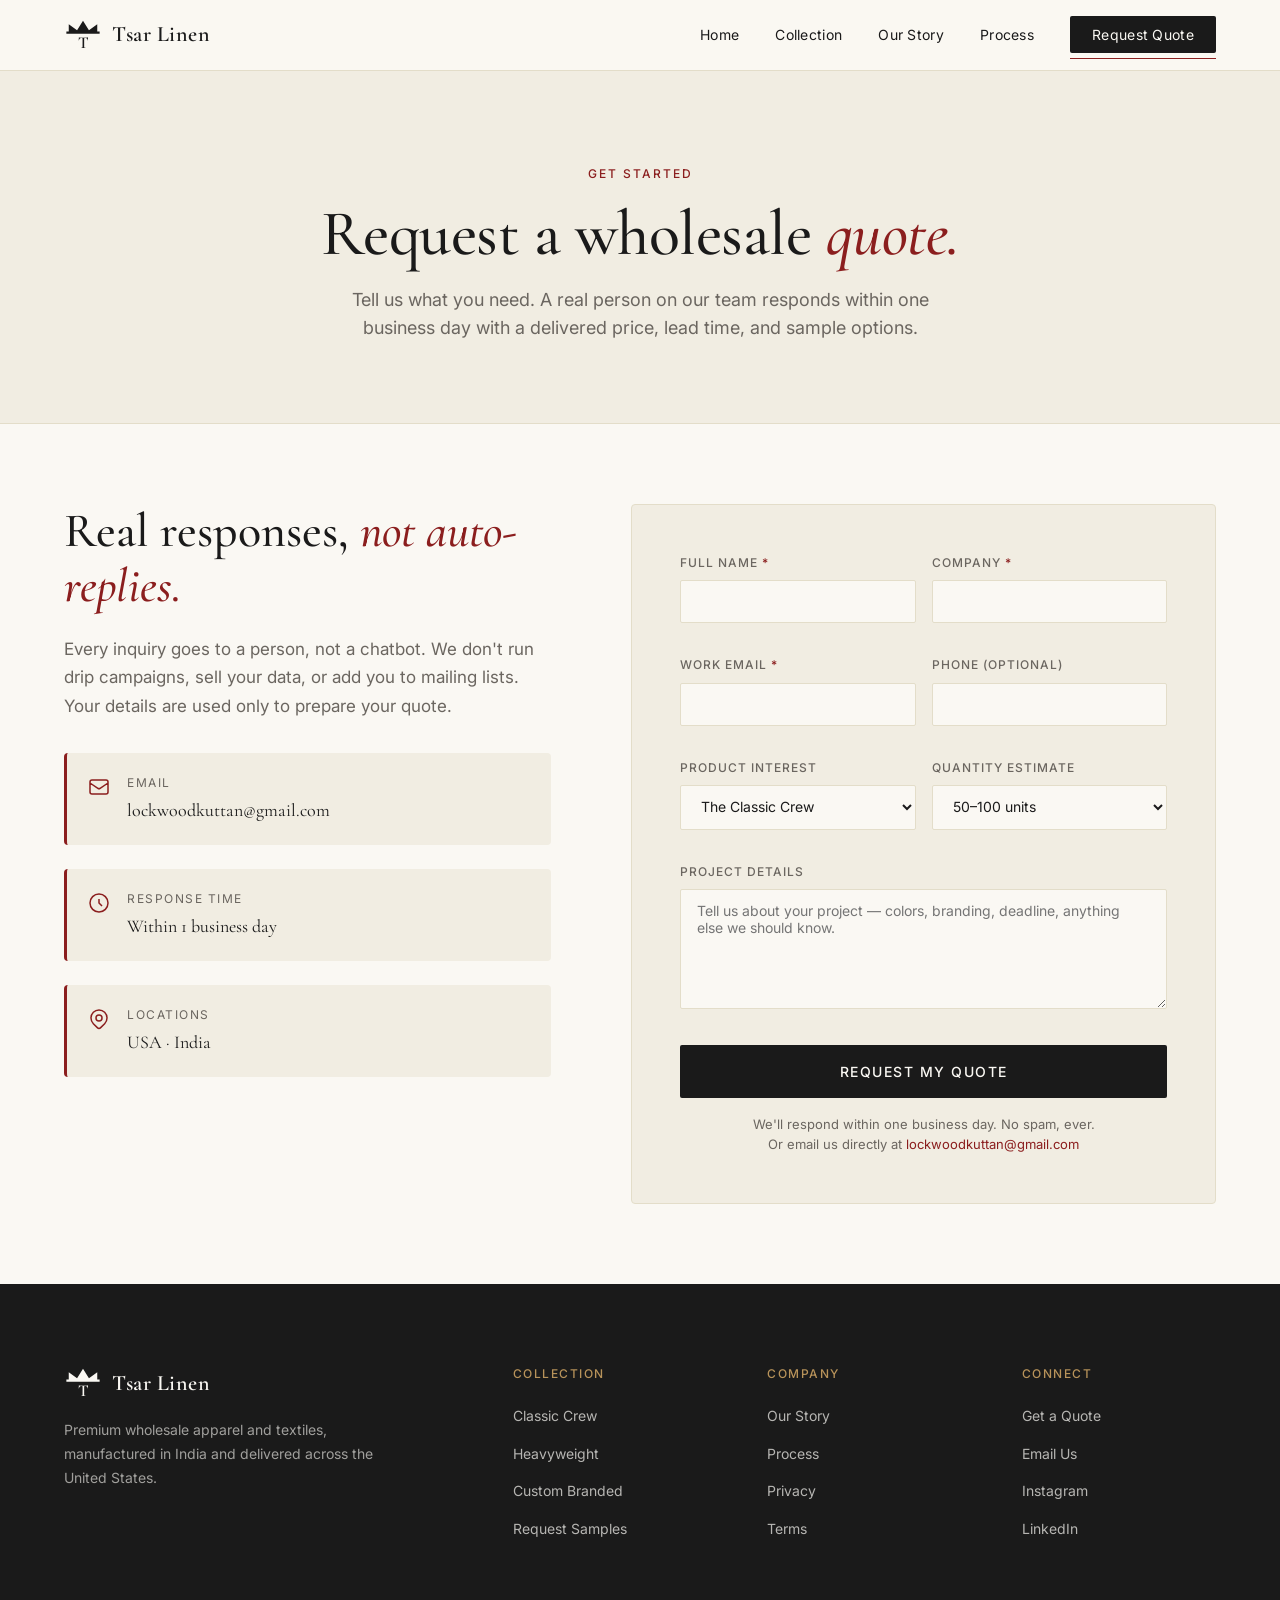
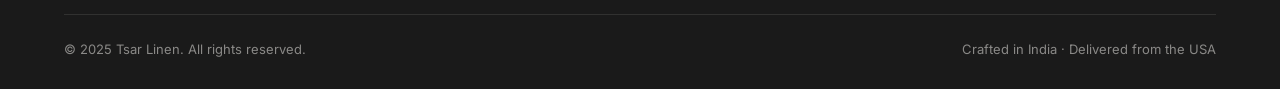
<file: contact.html>
<!DOCTYPE html>
<html lang="en">
<head>
<meta charset="UTF-8" />
<meta name="viewport" content="width=device-width, initial-scale=1.0" />
<title>Request a Quote — Tsar Linen</title>
<meta name="description" content="Request a wholesale quote from Tsar Linen. Tell us what you need and we'll respond within one business day with delivered pricing and lead times." />
<link rel="icon" type="image/svg+xml" href="favicon.svg" />
<link rel="preconnect" href="https://fonts.googleapis.com" />
<link rel="preconnect" href="https://fonts.gstatic.com" crossorigin />
<link href="https://fonts.googleapis.com/css2?family=Cormorant+Garamond:wght@400;500;600;700&family=Inter:wght@300;400;500;600&display=swap" rel="stylesheet" />
<link rel="stylesheet" href="styles.css" />
<style>
  .contact-grid {
    display: grid;
    grid-template-columns: 1fr 1.2fr;
    gap: 80px;
    align-items: start;
    padding: 80px 5%;
  }

  .contact-info h2 {
    font-family: var(--serif);
    font-size: clamp(32px, 4vw, 48px);
    font-weight: 500;
    line-height: 1.15;
    margin-bottom: 20px;
  }

  .contact-info h2 em { font-style: italic; color: var(--accent); }

  .contact-info p {
    color: var(--muted);
    font-size: 17px;
    line-height: 1.7;
    margin-bottom: 32px;
  }

  .contact-method {
    display: flex;
    gap: 16px;
    align-items: flex-start;
    margin-bottom: 24px;
    padding: 20px;
    background: var(--paper-2);
    border-radius: 4px;
    border-left: 3px solid var(--accent);
  }

  .contact-method svg { width: 24px; height: 24px; color: var(--accent); flex-shrink: 0; margin-top: 2px; }

  .contact-method .label {
    font-size: 12px;
    letter-spacing: 1.5px;
    text-transform: uppercase;
    color: var(--muted);
    margin-bottom: 4px;
  }

  .contact-method .value {
    font-family: var(--serif);
    font-size: 18px;
    color: var(--ink);
  }

  .quote-form {
    background: var(--paper-2);
    padding: 48px;
    border-radius: 4px;
    border: 1px solid var(--line);
  }

  .form-row {
    display: grid;
    grid-template-columns: 1fr 1fr;
    gap: 16px;
    margin-bottom: 16px;
  }

  .form-group { margin-bottom: 16px; }

  .form-group label {
    display: block;
    font-size: 12px;
    letter-spacing: 1px;
    text-transform: uppercase;
    color: var(--muted);
    margin-bottom: 8px;
    font-weight: 500;
  }

  .form-group label .required { color: var(--accent); }

  .form-group input,
  .form-group select,
  .form-group textarea {
    width: 100%;
    padding: 12px 16px;
    border: 1px solid var(--line);
    background: var(--paper);
    font-family: var(--sans);
    font-size: 14px;
    color: var(--ink);
    border-radius: 2px;
    transition: border-color 0.2s;
  }

  .form-group input:focus,
  .form-group select:focus,
  .form-group textarea:focus {
    outline: none;
    border-color: var(--accent);
  }

  .form-group textarea {
    min-height: 120px;
    resize: vertical;
  }

  .form-submit {
    width: 100%;
    background: var(--ink);
    color: var(--paper);
    padding: 18px;
    border: none;
    font-family: var(--sans);
    font-size: 14px;
    font-weight: 500;
    letter-spacing: 1.5px;
    text-transform: uppercase;
    cursor: pointer;
    border-radius: 2px;
    margin-top: 12px;
    transition: background 0.2s;
  }

  .form-submit:hover { background: var(--accent); }

  .form-note {
    font-size: 13px;
    color: var(--muted);
    margin-top: 16px;
    text-align: center;
    line-height: 1.6;
  }

  @media (max-width: 900px) {
    .contact-grid { grid-template-columns: 1fr; gap: 50px; }
    .quote-form { padding: 32px; }
    .form-row { grid-template-columns: 1fr; }
  }
</style>
</head>
<body>

<nav class="site-nav">
  <a href="index.html" class="nav-logo">
    <svg viewBox="0 0 32 32" xmlns="http://www.w3.org/2000/svg">
      <path d="M 4 14 L 4 7 L 11 12 L 16 4 L 21 12 L 28 7 L 28 14 Z" fill="currentColor"/>
      <line x1="2" y1="14" x2="30" y2="14" stroke="currentColor" stroke-width="2"/>
      <text x="16" y="27" text-anchor="middle" font-family="Cormorant Garamond, Georgia, serif" font-size="14" font-weight="600" fill="currentColor">T</text>
    </svg>
    <span class="nav-brand">Tsar Linen</span>
  </a>
  <ul class="nav-links" id="navLinks">
    <li><a href="index.html">Home</a></li>
    <li><a href="products.html">Collection</a></li>
    <li><a href="about.html">Our Story</a></li>
    <li><a href="process.html">Process</a></li>
    <li><a href="contact.html" class="active nav-cta">Request Quote</a></li>
  </ul>
  <button class="menu-toggle" onclick="document.getElementById('navLinks').classList.toggle('open')">☰</button>
</nav>

<header class="page-header">
  <span class="eyebrow">Get Started</span>
  <h1>Request a wholesale <em>quote.</em></h1>
  <p>Tell us what you need. A real person on our team responds within one business day with a delivered price, lead time, and sample options.</p>
</header>

<section style="padding: 0;">
  <div class="contact-grid">

    <div class="contact-info">
      <h2>Real responses, <em>not auto-replies.</em></h2>
      <p>Every inquiry goes to a person, not a chatbot. We don't run drip campaigns, sell your data, or add you to mailing lists. Your details are used only to prepare your quote.</p>

      <div class="contact-method">
        <svg viewBox="0 0 24 24" fill="none" stroke="currentColor" stroke-width="1.5"><path d="M3 8l7.89 5.26a2 2 0 002.22 0L21 8M5 19h14a2 2 0 002-2V7a2 2 0 00-2-2H5a2 2 0 00-2 2v10a2 2 0 002 2z"/></svg>
        <div>
          <div class="label">Email</div>
          <div class="value">lockwoodkuttan@gmail.com</div>
        </div>
      </div>

      <div class="contact-method">
        <svg viewBox="0 0 24 24" fill="none" stroke="currentColor" stroke-width="1.5"><path d="M12 8v4l3 3m6-3a9 9 0 11-18 0 9 9 0 0118 0z"/></svg>
        <div>
          <div class="label">Response Time</div>
          <div class="value">Within 1 business day</div>
        </div>
      </div>

      <div class="contact-method">
        <svg viewBox="0 0 24 24" fill="none" stroke="currentColor" stroke-width="1.5"><path d="M17.657 16.657L13.414 20.9a1.998 1.998 0 01-2.827 0l-4.244-4.243a8 8 0 1111.314 0z"/><path d="M15 11a3 3 0 11-6 0 3 3 0 016 0z"/></svg>
        <div>
          <div class="label">Locations</div>
          <div class="value">USA · India</div>
        </div>
      </div>
    </div>

    <!-- 
      NETLIFY FORM:
      The data-netlify="true" attribute tells Netlify to capture this form's submissions.
      You'll receive an email at lockwoodkuttan@gmail.com whenever someone submits.
      To configure email notifications: Netlify dashboard → Forms → Settings & usage → Form notifications.
    -->
    <form
      class="quote-form"
      name="quote-request"
      method="POST"
      data-netlify="true"
      netlify-honeypot="bot-field"
      action="/thank-you.html"
    >
      <input type="hidden" name="form-name" value="quote-request" />
      <p style="display:none;">
        <label>Don't fill this out: <input name="bot-field" /></label>
      </p>

      <div class="form-row">
        <div class="form-group">
          <label>Full Name <span class="required">*</span></label>
          <input type="text" name="name" required />
        </div>
        <div class="form-group">
          <label>Company <span class="required">*</span></label>
          <input type="text" name="company" required />
        </div>
      </div>

      <div class="form-row">
        <div class="form-group">
          <label>Work Email <span class="required">*</span></label>
          <input type="email" name="email" required />
        </div>
        <div class="form-group">
          <label>Phone (optional)</label>
          <input type="tel" name="phone" />
        </div>
      </div>

      <div class="form-row">
        <div class="form-group">
          <label>Product Interest</label>
          <select name="product">
            <option>The Classic Crew</option>
            <option>The Heavyweight</option>
            <option>Custom Branded</option>
            <option>Polos</option>
            <option>Long Sleeve</option>
            <option>Eco Linen Blend</option>
            <option>Not sure yet</option>
          </select>
        </div>
        <div class="form-group">
          <label>Quantity Estimate</label>
          <select name="quantity">
            <option>50–100 units</option>
            <option>100–250 units</option>
            <option>250–500 units</option>
            <option>500–1,000 units</option>
            <option>1,000–5,000 units</option>
            <option>5,000+ units</option>
          </select>
        </div>
      </div>

      <div class="form-group">
        <label>Project Details</label>
        <textarea name="details" placeholder="Tell us about your project — colors, branding, deadline, anything else we should know."></textarea>
      </div>

      <button type="submit" class="form-submit">Request My Quote</button>
      <p class="form-note">We'll respond within one business day. No spam, ever.<br/>Or email us directly at <a href="mailto:lockwoodkuttan@gmail.com" style="color:var(--accent);">lockwoodkuttan@gmail.com</a></p>
    </form>

  </div>
</section>

<footer>
  <div class="footer-grid">
    <div class="footer-brand">
      <a href="index.html" class="nav-logo">
        <svg viewBox="0 0 32 32" xmlns="http://www.w3.org/2000/svg" style="color:var(--paper);">
          <path d="M 4 14 L 4 7 L 11 12 L 16 4 L 21 12 L 28 7 L 28 14 Z" fill="currentColor"/>
          <line x1="2" y1="14" x2="30" y2="14" stroke="currentColor" stroke-width="2"/>
          <text x="16" y="27" text-anchor="middle" font-family="Cormorant Garamond, Georgia, serif" font-size="14" font-weight="600" fill="currentColor">T</text>
        </svg>
        <span class="nav-brand">Tsar Linen</span>
      </a>
      <p>Premium wholesale apparel and textiles, manufactured in India and delivered across the United States.</p>
    </div>
    <div class="footer-col"><h5>Collection</h5><ul><li><a href="products.html">Classic Crew</a></li><li><a href="products.html">Heavyweight</a></li><li><a href="products.html">Custom Branded</a></li><li><a href="contact.html">Request Samples</a></li></ul></div>
    <div class="footer-col"><h5>Company</h5><ul><li><a href="about.html">Our Story</a></li><li><a href="process.html">Process</a></li><li><a href="privacy.html">Privacy</a></li><li><a href="terms.html">Terms</a></li></ul></div>
    <div class="footer-col"><h5>Connect</h5><ul><li><a href="contact.html">Get a Quote</a></li><li><a href="mailto:lockwoodkuttan@gmail.com">Email Us</a></li><li><a href="#">Instagram</a></li><li><a href="#">LinkedIn</a></li></ul></div>
  </div>
  <div class="footer-bottom">
    <span>© 2025 Tsar Linen. All rights reserved.</span>
    <span>Crafted in India · Delivered from the USA</span>
  </div>
</footer>

</body>
</html>
</file>
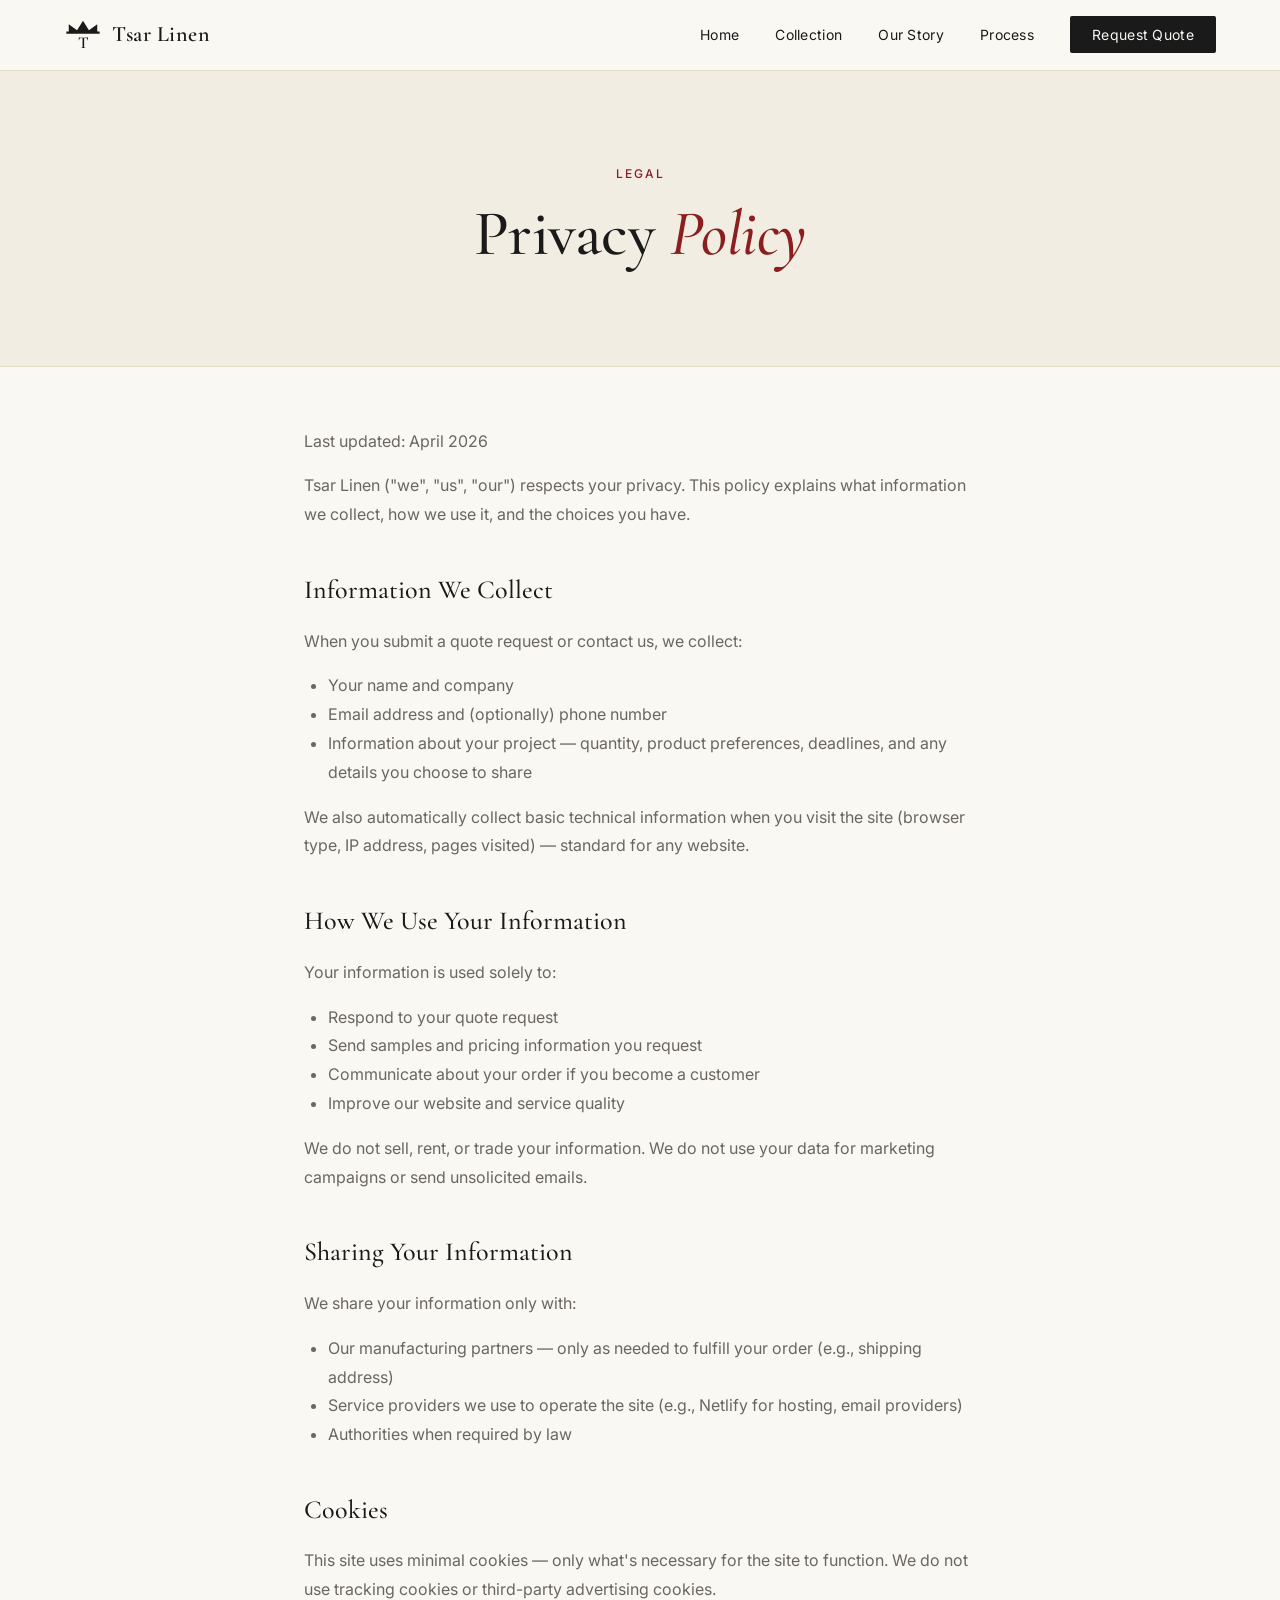
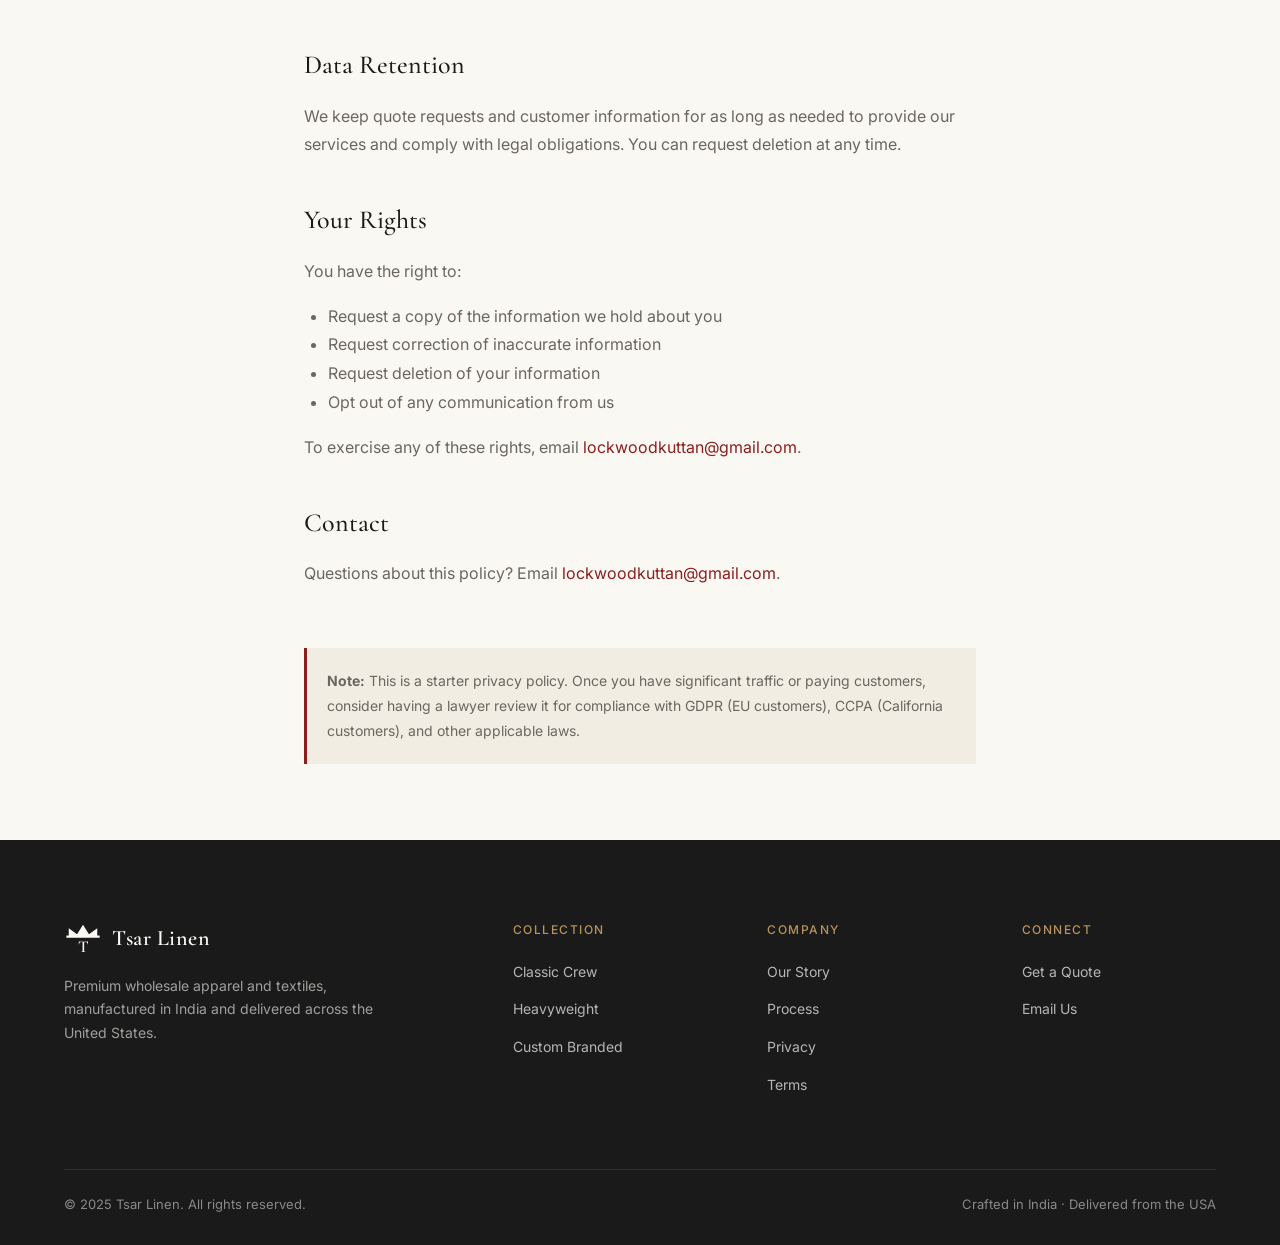
<file: privacy.html>
<!DOCTYPE html>
<html lang="en">
<head>
<meta charset="UTF-8" />
<meta name="viewport" content="width=device-width, initial-scale=1.0" />
<title>Privacy Policy — Tsar Linen</title>
<meta name="description" content="Tsar Linen privacy policy. Learn how we collect, use, and protect your information." />
<link rel="icon" type="image/svg+xml" href="favicon.svg" />
<link rel="preconnect" href="https://fonts.googleapis.com" />
<link rel="preconnect" href="https://fonts.gstatic.com" crossorigin />
<link href="https://fonts.googleapis.com/css2?family=Cormorant+Garamond:wght@400;500;600;700&family=Inter:wght@300;400;500;600&display=swap" rel="stylesheet" />
<link rel="stylesheet" href="styles.css" />
<style>
  .legal { max-width: 800px; margin: 0 auto; padding: 60px 5%; }
  .legal h2 { font-family: var(--serif); font-size: 26px; font-weight: 500; margin: 40px 0 16px; color: var(--ink); }
  .legal p { color: var(--muted); font-size: 16px; line-height: 1.8; margin-bottom: 16px; }
  .legal ul { color: var(--muted); padding-left: 24px; line-height: 1.8; margin-bottom: 16px; }
  .legal a { color: var(--accent); }
  .updated { font-size: 13px; color: var(--muted); margin-bottom: 32px; }
</style>
</head>
<body>

<nav class="site-nav">
  <a href="index.html" class="nav-logo">
    <svg viewBox="0 0 32 32" xmlns="http://www.w3.org/2000/svg">
      <path d="M 4 14 L 4 7 L 11 12 L 16 4 L 21 12 L 28 7 L 28 14 Z" fill="currentColor"/>
      <line x1="2" y1="14" x2="30" y2="14" stroke="currentColor" stroke-width="2"/>
      <text x="16" y="27" text-anchor="middle" font-family="Cormorant Garamond, Georgia, serif" font-size="14" font-weight="600" fill="currentColor">T</text>
    </svg>
    <span class="nav-brand">Tsar Linen</span>
  </a>
  <ul class="nav-links" id="navLinks">
    <li><a href="index.html">Home</a></li>
    <li><a href="products.html">Collection</a></li>
    <li><a href="about.html">Our Story</a></li>
    <li><a href="process.html">Process</a></li>
    <li><a href="contact.html" class="nav-cta">Request Quote</a></li>
  </ul>
  <button class="menu-toggle" onclick="document.getElementById('navLinks').classList.toggle('open')">☰</button>
</nav>

<header class="page-header">
  <span class="eyebrow">Legal</span>
  <h1>Privacy <em>Policy</em></h1>
</header>

<main class="legal">
  <p class="updated">Last updated: April 2026</p>

  <p>Tsar Linen ("we", "us", "our") respects your privacy. This policy explains what information we collect, how we use it, and the choices you have.</p>

  <h2>Information We Collect</h2>
  <p>When you submit a quote request or contact us, we collect:</p>
  <ul>
    <li>Your name and company</li>
    <li>Email address and (optionally) phone number</li>
    <li>Information about your project — quantity, product preferences, deadlines, and any details you choose to share</li>
  </ul>
  <p>We also automatically collect basic technical information when you visit the site (browser type, IP address, pages visited) — standard for any website.</p>

  <h2>How We Use Your Information</h2>
  <p>Your information is used solely to:</p>
  <ul>
    <li>Respond to your quote request</li>
    <li>Send samples and pricing information you request</li>
    <li>Communicate about your order if you become a customer</li>
    <li>Improve our website and service quality</li>
  </ul>
  <p>We do not sell, rent, or trade your information. We do not use your data for marketing campaigns or send unsolicited emails.</p>

  <h2>Sharing Your Information</h2>
  <p>We share your information only with:</p>
  <ul>
    <li>Our manufacturing partners — only as needed to fulfill your order (e.g., shipping address)</li>
    <li>Service providers we use to operate the site (e.g., Netlify for hosting, email providers)</li>
    <li>Authorities when required by law</li>
  </ul>

  <h2>Cookies</h2>
  <p>This site uses minimal cookies — only what's necessary for the site to function. We do not use tracking cookies or third-party advertising cookies.</p>

  <h2>Data Retention</h2>
  <p>We keep quote requests and customer information for as long as needed to provide our services and comply with legal obligations. You can request deletion at any time.</p>

  <h2>Your Rights</h2>
  <p>You have the right to:</p>
  <ul>
    <li>Request a copy of the information we hold about you</li>
    <li>Request correction of inaccurate information</li>
    <li>Request deletion of your information</li>
    <li>Opt out of any communication from us</li>
  </ul>
  <p>To exercise any of these rights, email <a href="mailto:lockwoodkuttan@gmail.com">lockwoodkuttan@gmail.com</a>.</p>

  <h2>Contact</h2>
  <p>Questions about this policy? Email <a href="mailto:lockwoodkuttan@gmail.com">lockwoodkuttan@gmail.com</a>.</p>

  <p style="margin-top: 60px; padding: 20px; background: var(--paper-2); border-left: 3px solid var(--accent); font-size: 14px;">
    <strong>Note:</strong> This is a starter privacy policy. Once you have significant traffic or paying customers, consider having a lawyer review it for compliance with GDPR (EU customers), CCPA (California customers), and other applicable laws.
  </p>
</main>

<footer>
  <div class="footer-grid">
    <div class="footer-brand">
      <a href="index.html" class="nav-logo">
        <svg viewBox="0 0 32 32" xmlns="http://www.w3.org/2000/svg" style="color:var(--paper);">
          <path d="M 4 14 L 4 7 L 11 12 L 16 4 L 21 12 L 28 7 L 28 14 Z" fill="currentColor"/>
          <line x1="2" y1="14" x2="30" y2="14" stroke="currentColor" stroke-width="2"/>
          <text x="16" y="27" text-anchor="middle" font-family="Cormorant Garamond, Georgia, serif" font-size="14" font-weight="600" fill="currentColor">T</text>
        </svg>
        <span class="nav-brand">Tsar Linen</span>
      </a>
      <p>Premium wholesale apparel and textiles, manufactured in India and delivered across the United States.</p>
    </div>
    <div class="footer-col"><h5>Collection</h5><ul><li><a href="products.html">Classic Crew</a></li><li><a href="products.html">Heavyweight</a></li><li><a href="products.html">Custom Branded</a></li></ul></div>
    <div class="footer-col"><h5>Company</h5><ul><li><a href="about.html">Our Story</a></li><li><a href="process.html">Process</a></li><li><a href="privacy.html">Privacy</a></li><li><a href="terms.html">Terms</a></li></ul></div>
    <div class="footer-col"><h5>Connect</h5><ul><li><a href="contact.html">Get a Quote</a></li><li><a href="mailto:lockwoodkuttan@gmail.com">Email Us</a></li></ul></div>
  </div>
  <div class="footer-bottom">
    <span>© 2025 Tsar Linen. All rights reserved.</span>
    <span>Crafted in India · Delivered from the USA</span>
  </div>
</footer>

</body>
</html>
</file>
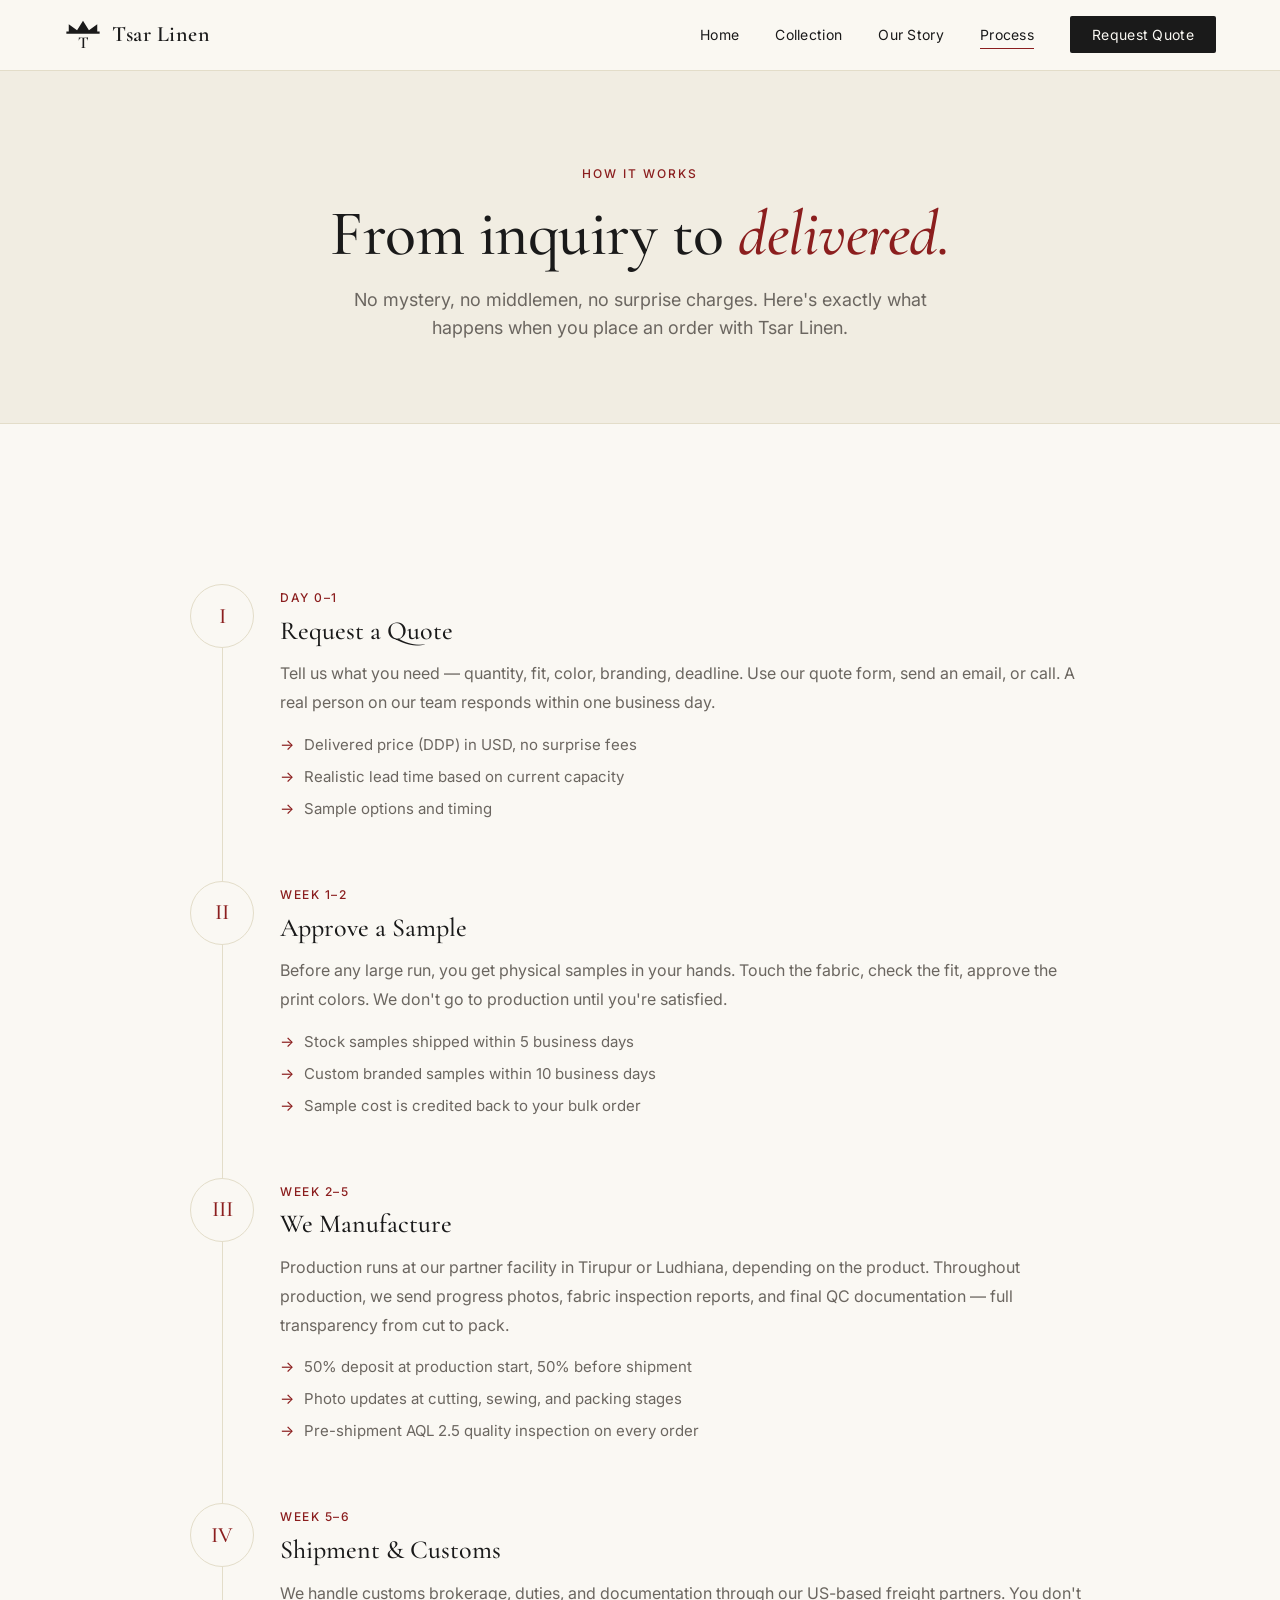
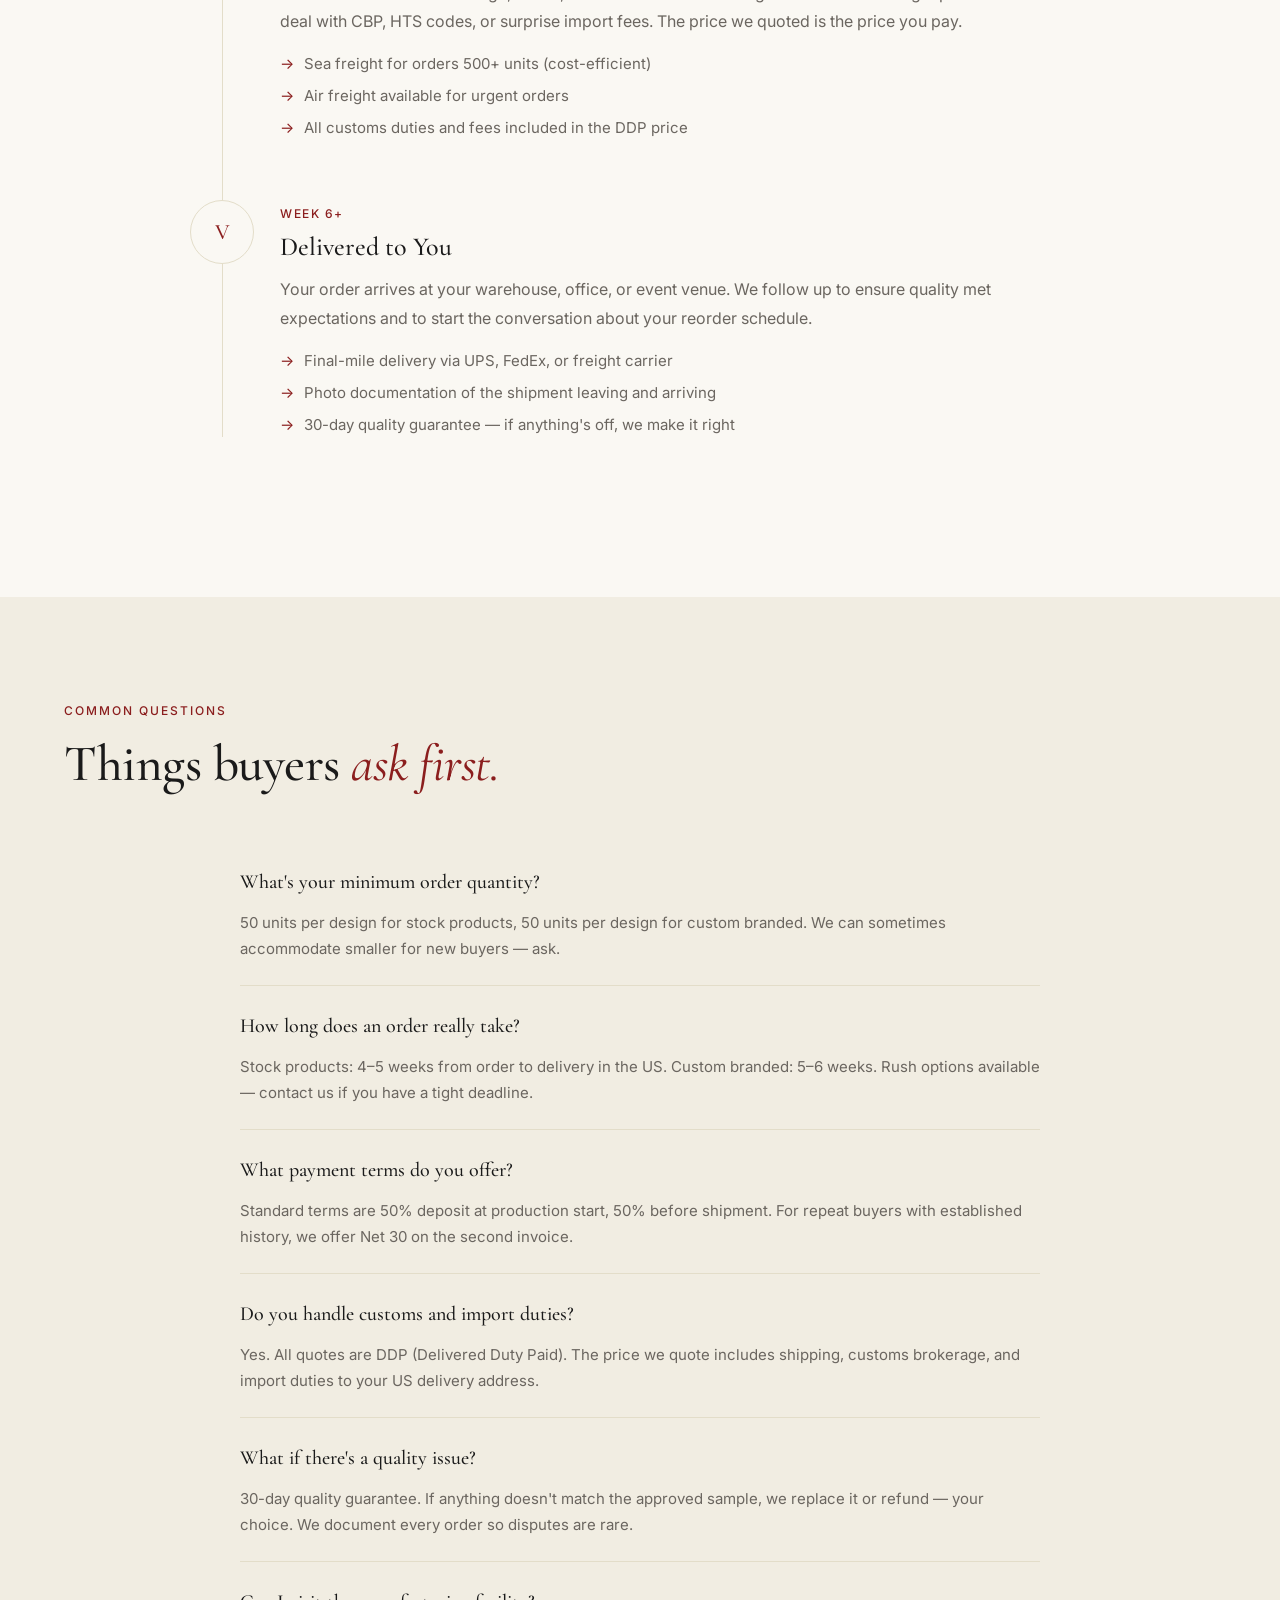
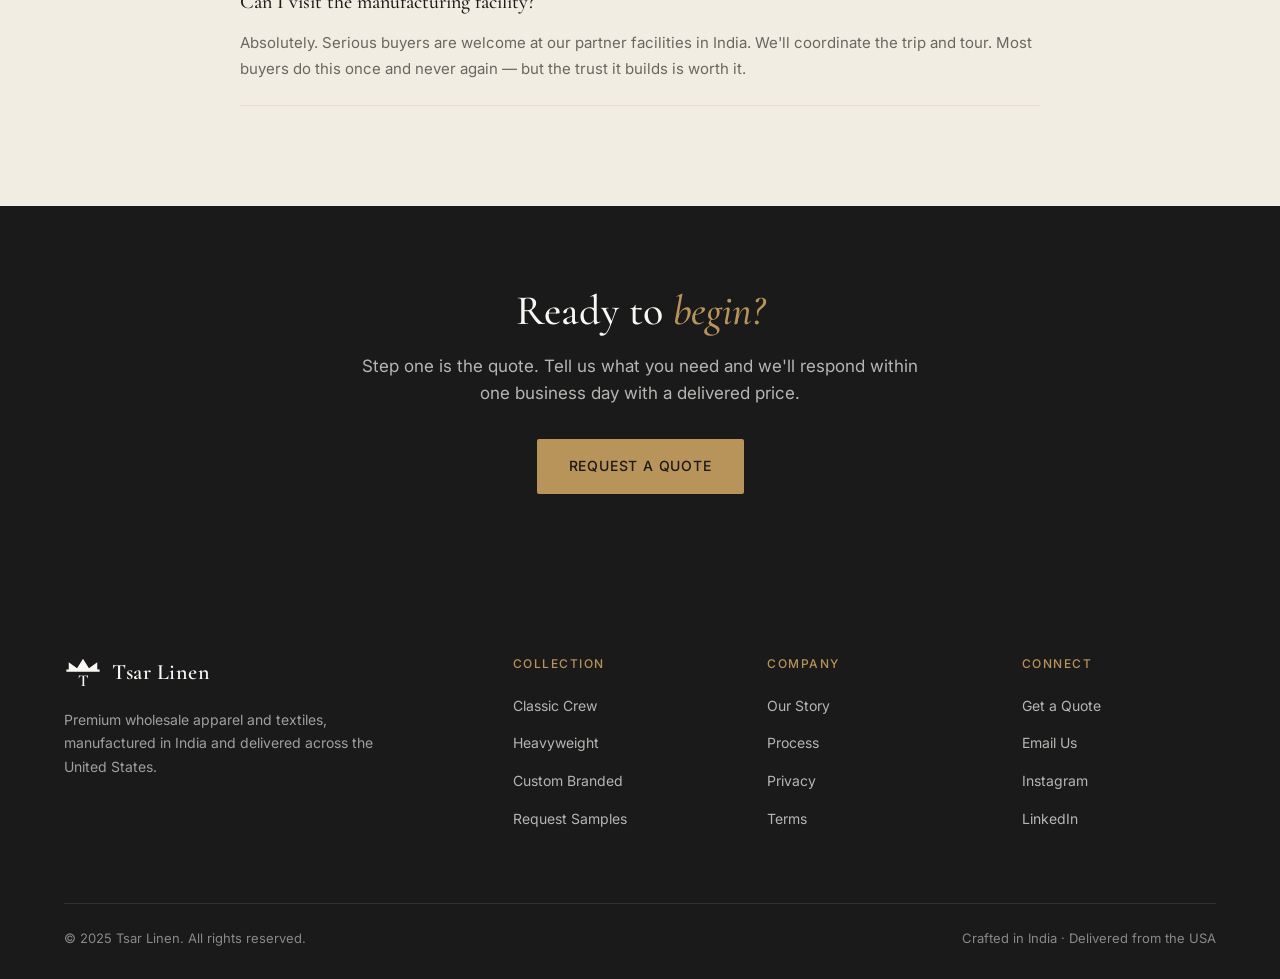
<file: process.html>
<!DOCTYPE html>
<html lang="en">
<head>
<meta charset="UTF-8" />
<meta name="viewport" content="width=device-width, initial-scale=1.0" />
<title>How It Works — Tsar Linen Wholesale Process</title>
<meta name="description" content="From your first inquiry to your delivered order. Learn how Tsar Linen handles every step of the wholesale apparel supply chain — quote, sample, production, customs, and delivery." />
<link rel="icon" type="image/svg+xml" href="favicon.svg" />
<link rel="preconnect" href="https://fonts.googleapis.com" />
<link rel="preconnect" href="https://fonts.gstatic.com" crossorigin />
<link href="https://fonts.googleapis.com/css2?family=Cormorant+Garamond:wght@400;500;600;700&family=Inter:wght@300;400;500;600&display=swap" rel="stylesheet" />
<link rel="stylesheet" href="styles.css" />
<style>
  .process-timeline {
    max-width: 900px;
    margin: 60px auto 0;
    position: relative;
  }

  .process-timeline::before {
    content: '';
    position: absolute;
    left: 32px;
    top: 0;
    bottom: 0;
    width: 1px;
    background: var(--line);
  }

  .timeline-step {
    position: relative;
    padding-left: 90px;
    margin-bottom: 60px;
  }

  .step-circle {
    position: absolute;
    left: 0;
    top: 0;
    width: 64px;
    height: 64px;
    border-radius: 50%;
    background: var(--paper);
    border: 1px solid var(--line);
    display: flex;
    align-items: center;
    justify-content: center;
    font-family: var(--serif);
    font-size: 22px;
    font-weight: 500;
    color: var(--accent);
    z-index: 2;
  }

  .timeline-step h3 {
    font-family: var(--serif);
    font-size: 26px;
    font-weight: 500;
    margin-bottom: 8px;
  }

  .timeline-step .timing {
    font-size: 12px;
    letter-spacing: 1.5px;
    text-transform: uppercase;
    color: var(--accent);
    margin-bottom: 16px;
    font-weight: 500;
  }

  .timeline-step p {
    color: var(--muted);
    font-size: 16px;
    line-height: 1.8;
    margin-bottom: 16px;
  }

  .timeline-step ul {
    list-style: none;
    padding: 0;
  }

  .timeline-step li {
    padding-left: 24px;
    position: relative;
    margin-bottom: 8px;
    font-size: 15px;
    color: var(--muted);
  }

  .timeline-step li::before {
    content: '→';
    position: absolute;
    left: 0;
    color: var(--accent);
  }

  .faq-grid {
    max-width: 800px;
    margin: 50px auto 0;
  }

  .faq-item {
    border-bottom: 1px solid var(--line);
    padding: 24px 0;
  }

  .faq-item h4 {
    font-family: var(--serif);
    font-size: 20px;
    font-weight: 500;
    margin-bottom: 12px;
    color: var(--ink);
  }

  .faq-item p {
    color: var(--muted);
    font-size: 15px;
    line-height: 1.7;
  }

  @media (max-width: 600px) {
    .timeline-step { padding-left: 70px; }
    .step-circle { width: 48px; height: 48px; font-size: 18px; }
    .process-timeline::before { left: 24px; }
  }
</style>
</head>
<body>

<nav class="site-nav">
  <a href="index.html" class="nav-logo">
    <svg viewBox="0 0 32 32" xmlns="http://www.w3.org/2000/svg">
      <path d="M 4 14 L 4 7 L 11 12 L 16 4 L 21 12 L 28 7 L 28 14 Z" fill="currentColor"/>
      <line x1="2" y1="14" x2="30" y2="14" stroke="currentColor" stroke-width="2"/>
      <text x="16" y="27" text-anchor="middle" font-family="Cormorant Garamond, Georgia, serif" font-size="14" font-weight="600" fill="currentColor">T</text>
    </svg>
    <span class="nav-brand">Tsar Linen</span>
  </a>
  <ul class="nav-links" id="navLinks">
    <li><a href="index.html">Home</a></li>
    <li><a href="products.html">Collection</a></li>
    <li><a href="about.html">Our Story</a></li>
    <li><a href="process.html" class="active">Process</a></li>
    <li><a href="contact.html" class="nav-cta">Request Quote</a></li>
  </ul>
  <button class="menu-toggle" onclick="document.getElementById('navLinks').classList.toggle('open')">☰</button>
</nav>

<header class="page-header">
  <span class="eyebrow">How It Works</span>
  <h1>From inquiry to <em>delivered.</em></h1>
  <p>No mystery, no middlemen, no surprise charges. Here's exactly what happens when you place an order with Tsar Linen.</p>
</header>

<section>
  <div class="process-timeline">

    <div class="timeline-step">
      <div class="step-circle">I</div>
      <span class="timing">Day 0–1</span>
      <h3>Request a Quote</h3>
      <p>Tell us what you need — quantity, fit, color, branding, deadline. Use our quote form, send an email, or call. A real person on our team responds within one business day.</p>
      <ul>
        <li>Delivered price (DDP) in USD, no surprise fees</li>
        <li>Realistic lead time based on current capacity</li>
        <li>Sample options and timing</li>
      </ul>
    </div>

    <div class="timeline-step">
      <div class="step-circle">II</div>
      <span class="timing">Week 1–2</span>
      <h3>Approve a Sample</h3>
      <p>Before any large run, you get physical samples in your hands. Touch the fabric, check the fit, approve the print colors. We don't go to production until you're satisfied.</p>
      <ul>
        <li>Stock samples shipped within 5 business days</li>
        <li>Custom branded samples within 10 business days</li>
        <li>Sample cost is credited back to your bulk order</li>
      </ul>
    </div>

    <div class="timeline-step">
      <div class="step-circle">III</div>
      <span class="timing">Week 2–5</span>
      <h3>We Manufacture</h3>
      <p>Production runs at our partner facility in Tirupur or Ludhiana, depending on the product. Throughout production, we send progress photos, fabric inspection reports, and final QC documentation — full transparency from cut to pack.</p>
      <ul>
        <li>50% deposit at production start, 50% before shipment</li>
        <li>Photo updates at cutting, sewing, and packing stages</li>
        <li>Pre-shipment AQL 2.5 quality inspection on every order</li>
      </ul>
    </div>

    <div class="timeline-step">
      <div class="step-circle">IV</div>
      <span class="timing">Week 5–6</span>
      <h3>Shipment & Customs</h3>
      <p>We handle customs brokerage, duties, and documentation through our US-based freight partners. You don't deal with CBP, HTS codes, or surprise import fees. The price we quoted is the price you pay.</p>
      <ul>
        <li>Sea freight for orders 500+ units (cost-efficient)</li>
        <li>Air freight available for urgent orders</li>
        <li>All customs duties and fees included in the DDP price</li>
      </ul>
    </div>

    <div class="timeline-step">
      <div class="step-circle">V</div>
      <span class="timing">Week 6+</span>
      <h3>Delivered to You</h3>
      <p>Your order arrives at your warehouse, office, or event venue. We follow up to ensure quality met expectations and to start the conversation about your reorder schedule.</p>
      <ul>
        <li>Final-mile delivery via UPS, FedEx, or freight carrier</li>
        <li>Photo documentation of the shipment leaving and arriving</li>
        <li>30-day quality guarantee — if anything's off, we make it right</li>
      </ul>
    </div>

  </div>
</section>

<section style="background: var(--paper-2);">
  <span class="eyebrow">Common Questions</span>
  <h2 class="section-title">Things buyers <em>ask first.</em></h2>

  <div class="faq-grid">
    <div class="faq-item">
      <h4>What's your minimum order quantity?</h4>
      <p>50 units per design for stock products, 50 units per design for custom branded. We can sometimes accommodate smaller for new buyers — ask.</p>
    </div>
    <div class="faq-item">
      <h4>How long does an order really take?</h4>
      <p>Stock products: 4–5 weeks from order to delivery in the US. Custom branded: 5–6 weeks. Rush options available — contact us if you have a tight deadline.</p>
    </div>
    <div class="faq-item">
      <h4>What payment terms do you offer?</h4>
      <p>Standard terms are 50% deposit at production start, 50% before shipment. For repeat buyers with established history, we offer Net 30 on the second invoice.</p>
    </div>
    <div class="faq-item">
      <h4>Do you handle customs and import duties?</h4>
      <p>Yes. All quotes are DDP (Delivered Duty Paid). The price we quote includes shipping, customs brokerage, and import duties to your US delivery address.</p>
    </div>
    <div class="faq-item">
      <h4>What if there's a quality issue?</h4>
      <p>30-day quality guarantee. If anything doesn't match the approved sample, we replace it or refund — your choice. We document every order so disputes are rare.</p>
    </div>
    <div class="faq-item">
      <h4>Can I visit the manufacturing facility?</h4>
      <p>Absolutely. Serious buyers are welcome at our partner facilities in India. We'll coordinate the trip and tour. Most buyers do this once and never again — but the trust it builds is worth it.</p>
    </div>
  </div>
</section>

<section class="cta-band" style="background: var(--ink); color: var(--paper); padding: 80px 5%; text-align: center;">
  <h2 style="font-family: var(--serif); font-size: clamp(28px, 3.5vw, 42px); font-weight: 500; margin-bottom: 16px; line-height: 1.2;">Ready to <em style="color: var(--gold); font-style: italic;">begin?</em></h2>
  <p style="color: rgba(250, 248, 243, 0.7); font-size: 17px; max-width: 580px; margin: 0 auto 32px;">Step one is the quote. Tell us what you need and we'll respond within one business day with a delivered price.</p>
  <a href="contact.html" class="btn-primary" style="background: var(--gold); color: var(--ink);">Request a Quote</a>
</section>

<footer>
  <div class="footer-grid">
    <div class="footer-brand">
      <a href="index.html" class="nav-logo">
        <svg viewBox="0 0 32 32" xmlns="http://www.w3.org/2000/svg" style="color:var(--paper);">
          <path d="M 4 14 L 4 7 L 11 12 L 16 4 L 21 12 L 28 7 L 28 14 Z" fill="currentColor"/>
          <line x1="2" y1="14" x2="30" y2="14" stroke="currentColor" stroke-width="2"/>
          <text x="16" y="27" text-anchor="middle" font-family="Cormorant Garamond, Georgia, serif" font-size="14" font-weight="600" fill="currentColor">T</text>
        </svg>
        <span class="nav-brand">Tsar Linen</span>
      </a>
      <p>Premium wholesale apparel and textiles, manufactured in India and delivered across the United States.</p>
    </div>
    <div class="footer-col"><h5>Collection</h5><ul><li><a href="products.html">Classic Crew</a></li><li><a href="products.html">Heavyweight</a></li><li><a href="products.html">Custom Branded</a></li><li><a href="contact.html">Request Samples</a></li></ul></div>
    <div class="footer-col"><h5>Company</h5><ul><li><a href="about.html">Our Story</a></li><li><a href="process.html">Process</a></li><li><a href="privacy.html">Privacy</a></li><li><a href="terms.html">Terms</a></li></ul></div>
    <div class="footer-col"><h5>Connect</h5><ul><li><a href="contact.html">Get a Quote</a></li><li><a href="mailto:lockwoodkuttan@gmail.com">Email Us</a></li><li><a href="#">Instagram</a></li><li><a href="#">LinkedIn</a></li></ul></div>
  </div>
  <div class="footer-bottom">
    <span>© 2025 Tsar Linen. All rights reserved.</span>
    <span>Crafted in India · Delivered from the USA</span>
  </div>
</footer>

</body>
</html>
</file>
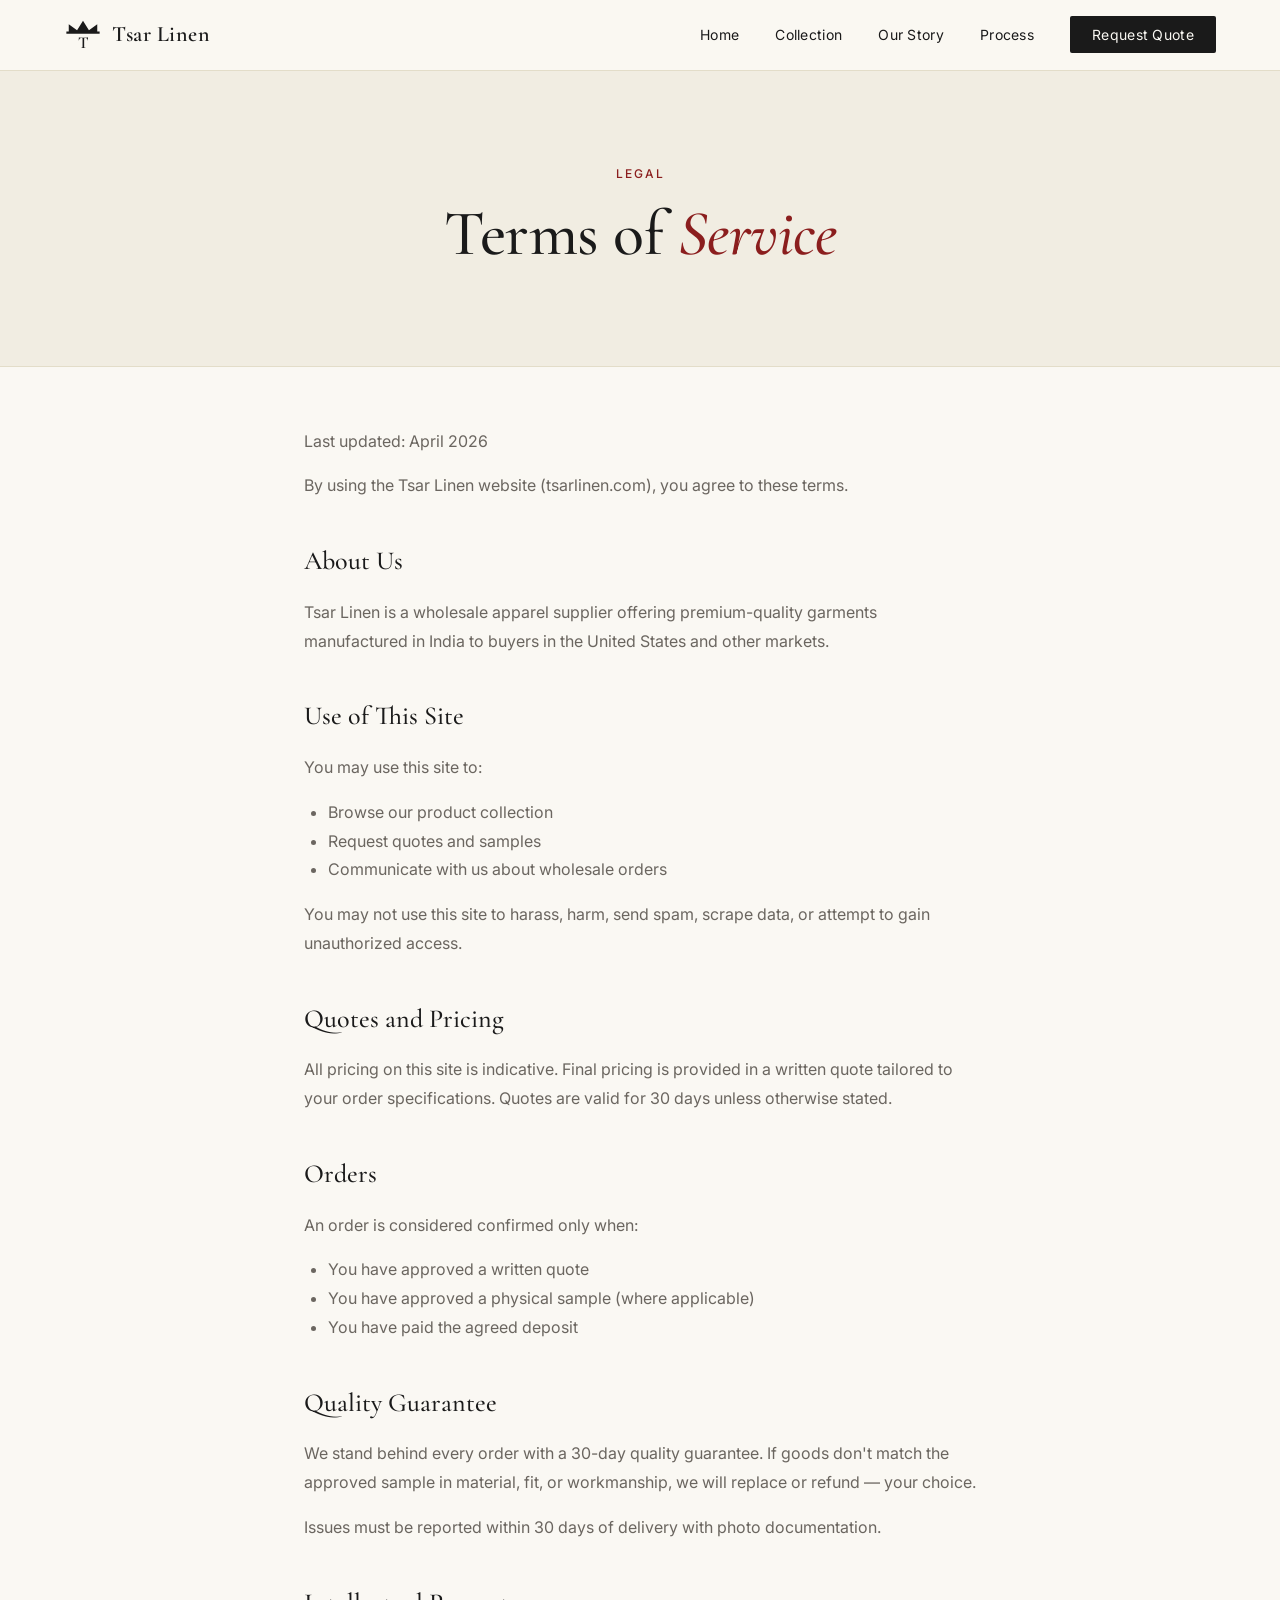
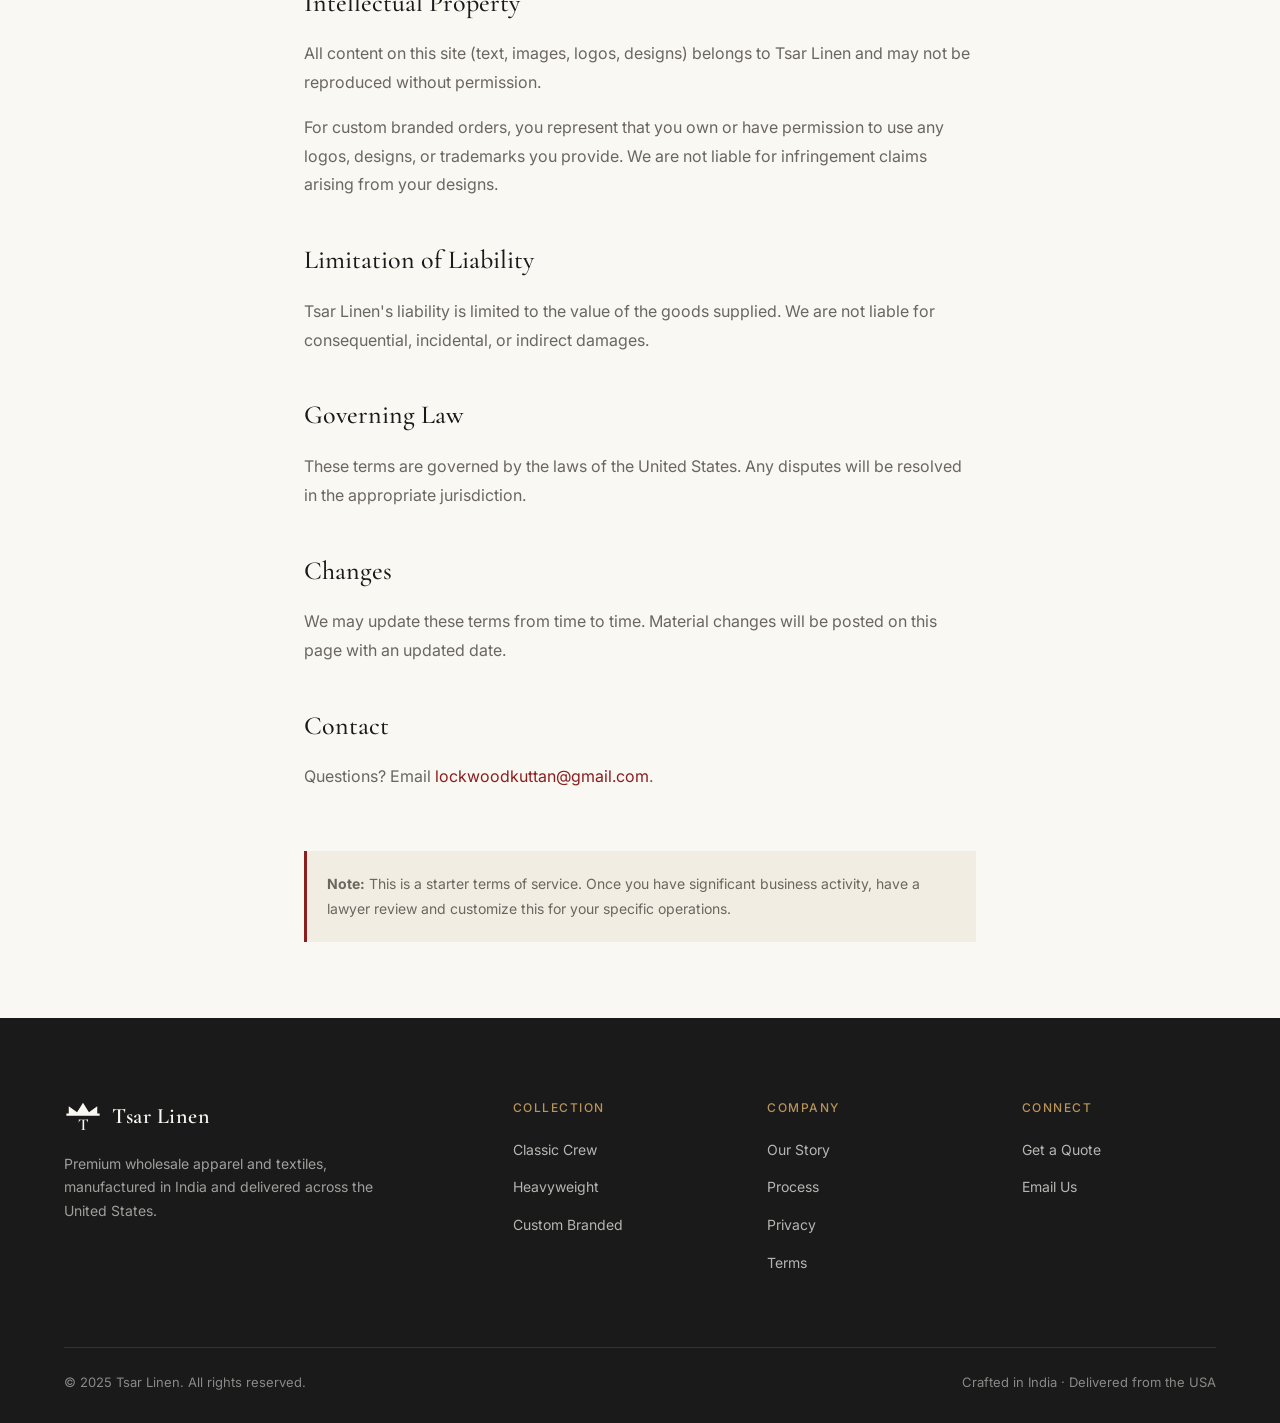
<file: terms.html>
<!DOCTYPE html>
<html lang="en">
<head>
<meta charset="UTF-8" />
<meta name="viewport" content="width=device-width, initial-scale=1.0" />
<title>Terms of Service — Tsar Linen</title>
<meta name="description" content="Tsar Linen terms of service. The rules and conditions for using our website and services." />
<link rel="icon" type="image/svg+xml" href="favicon.svg" />
<link rel="preconnect" href="https://fonts.googleapis.com" />
<link rel="preconnect" href="https://fonts.gstatic.com" crossorigin />
<link href="https://fonts.googleapis.com/css2?family=Cormorant+Garamond:wght@400;500;600;700&family=Inter:wght@300;400;500;600&display=swap" rel="stylesheet" />
<link rel="stylesheet" href="styles.css" />
<style>
  .legal { max-width: 800px; margin: 0 auto; padding: 60px 5%; }
  .legal h2 { font-family: var(--serif); font-size: 26px; font-weight: 500; margin: 40px 0 16px; }
  .legal p { color: var(--muted); font-size: 16px; line-height: 1.8; margin-bottom: 16px; }
  .legal ul { color: var(--muted); padding-left: 24px; line-height: 1.8; margin-bottom: 16px; }
  .legal a { color: var(--accent); }
  .updated { font-size: 13px; color: var(--muted); margin-bottom: 32px; }
</style>
</head>
<body>

<nav class="site-nav">
  <a href="index.html" class="nav-logo">
    <svg viewBox="0 0 32 32" xmlns="http://www.w3.org/2000/svg">
      <path d="M 4 14 L 4 7 L 11 12 L 16 4 L 21 12 L 28 7 L 28 14 Z" fill="currentColor"/>
      <line x1="2" y1="14" x2="30" y2="14" stroke="currentColor" stroke-width="2"/>
      <text x="16" y="27" text-anchor="middle" font-family="Cormorant Garamond, Georgia, serif" font-size="14" font-weight="600" fill="currentColor">T</text>
    </svg>
    <span class="nav-brand">Tsar Linen</span>
  </a>
  <ul class="nav-links" id="navLinks">
    <li><a href="index.html">Home</a></li>
    <li><a href="products.html">Collection</a></li>
    <li><a href="about.html">Our Story</a></li>
    <li><a href="process.html">Process</a></li>
    <li><a href="contact.html" class="nav-cta">Request Quote</a></li>
  </ul>
  <button class="menu-toggle" onclick="document.getElementById('navLinks').classList.toggle('open')">☰</button>
</nav>

<header class="page-header">
  <span class="eyebrow">Legal</span>
  <h1>Terms of <em>Service</em></h1>
</header>

<main class="legal">
  <p class="updated">Last updated: April 2026</p>

  <p>By using the Tsar Linen website (tsarlinen.com), you agree to these terms.</p>

  <h2>About Us</h2>
  <p>Tsar Linen is a wholesale apparel supplier offering premium-quality garments manufactured in India to buyers in the United States and other markets.</p>

  <h2>Use of This Site</h2>
  <p>You may use this site to:</p>
  <ul>
    <li>Browse our product collection</li>
    <li>Request quotes and samples</li>
    <li>Communicate with us about wholesale orders</li>
  </ul>
  <p>You may not use this site to harass, harm, send spam, scrape data, or attempt to gain unauthorized access.</p>

  <h2>Quotes and Pricing</h2>
  <p>All pricing on this site is indicative. Final pricing is provided in a written quote tailored to your order specifications. Quotes are valid for 30 days unless otherwise stated.</p>

  <h2>Orders</h2>
  <p>An order is considered confirmed only when:</p>
  <ul>
    <li>You have approved a written quote</li>
    <li>You have approved a physical sample (where applicable)</li>
    <li>You have paid the agreed deposit</li>
  </ul>

  <h2>Quality Guarantee</h2>
  <p>We stand behind every order with a 30-day quality guarantee. If goods don't match the approved sample in material, fit, or workmanship, we will replace or refund — your choice.</p>
  <p>Issues must be reported within 30 days of delivery with photo documentation.</p>

  <h2>Intellectual Property</h2>
  <p>All content on this site (text, images, logos, designs) belongs to Tsar Linen and may not be reproduced without permission.</p>
  <p>For custom branded orders, you represent that you own or have permission to use any logos, designs, or trademarks you provide. We are not liable for infringement claims arising from your designs.</p>

  <h2>Limitation of Liability</h2>
  <p>Tsar Linen's liability is limited to the value of the goods supplied. We are not liable for consequential, incidental, or indirect damages.</p>

  <h2>Governing Law</h2>
  <p>These terms are governed by the laws of the United States. Any disputes will be resolved in the appropriate jurisdiction.</p>

  <h2>Changes</h2>
  <p>We may update these terms from time to time. Material changes will be posted on this page with an updated date.</p>

  <h2>Contact</h2>
  <p>Questions? Email <a href="mailto:lockwoodkuttan@gmail.com">lockwoodkuttan@gmail.com</a>.</p>

  <p style="margin-top: 60px; padding: 20px; background: var(--paper-2); border-left: 3px solid var(--accent); font-size: 14px;">
    <strong>Note:</strong> This is a starter terms of service. Once you have significant business activity, have a lawyer review and customize this for your specific operations.
  </p>
</main>

<footer>
  <div class="footer-grid">
    <div class="footer-brand">
      <a href="index.html" class="nav-logo">
        <svg viewBox="0 0 32 32" xmlns="http://www.w3.org/2000/svg" style="color:var(--paper);">
          <path d="M 4 14 L 4 7 L 11 12 L 16 4 L 21 12 L 28 7 L 28 14 Z" fill="currentColor"/>
          <line x1="2" y1="14" x2="30" y2="14" stroke="currentColor" stroke-width="2"/>
          <text x="16" y="27" text-anchor="middle" font-family="Cormorant Garamond, Georgia, serif" font-size="14" font-weight="600" fill="currentColor">T</text>
        </svg>
        <span class="nav-brand">Tsar Linen</span>
      </a>
      <p>Premium wholesale apparel and textiles, manufactured in India and delivered across the United States.</p>
    </div>
    <div class="footer-col"><h5>Collection</h5><ul><li><a href="products.html">Classic Crew</a></li><li><a href="products.html">Heavyweight</a></li><li><a href="products.html">Custom Branded</a></li></ul></div>
    <div class="footer-col"><h5>Company</h5><ul><li><a href="about.html">Our Story</a></li><li><a href="process.html">Process</a></li><li><a href="privacy.html">Privacy</a></li><li><a href="terms.html">Terms</a></li></ul></div>
    <div class="footer-col"><h5>Connect</h5><ul><li><a href="contact.html">Get a Quote</a></li><li><a href="mailto:lockwoodkuttan@gmail.com">Email Us</a></li></ul></div>
  </div>
  <div class="footer-bottom">
    <span>© 2025 Tsar Linen. All rights reserved.</span>
    <span>Crafted in India · Delivered from the USA</span>
  </div>
</footer>

</body>
</html>
</file>
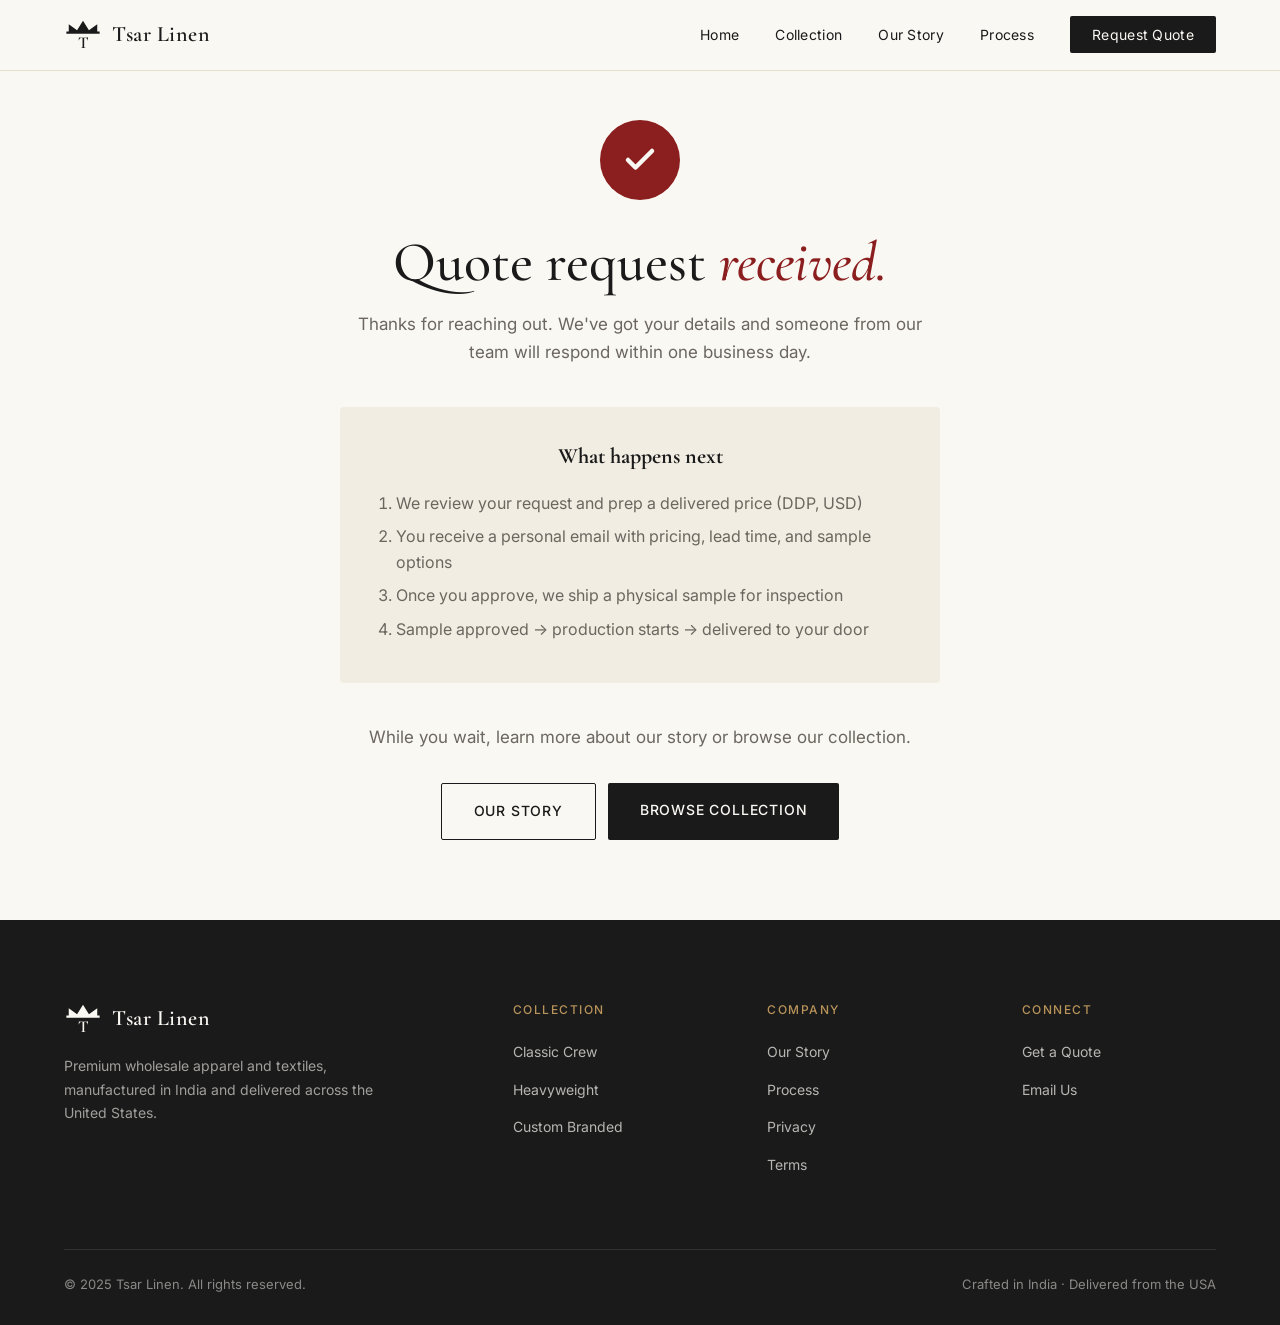
<file: thank-you.html>
<!DOCTYPE html>
<html lang="en">
<head>
<meta charset="UTF-8" />
<meta name="viewport" content="width=device-width, initial-scale=1.0" />
<title>Thank You — Tsar Linen</title>
<meta name="description" content="Your quote request has been received. We'll respond within one business day." />
<meta name="robots" content="noindex" />
<link rel="icon" type="image/svg+xml" href="favicon.svg" />
<link rel="preconnect" href="https://fonts.googleapis.com" />
<link rel="preconnect" href="https://fonts.gstatic.com" crossorigin />
<link href="https://fonts.googleapis.com/css2?family=Cormorant+Garamond:wght@400;500;600;700&family=Inter:wght@300;400;500;600&display=swap" rel="stylesheet" />
<link rel="stylesheet" href="styles.css" />
<style>
  .thank-you {
    min-height: 80vh;
    display: flex;
    align-items: center;
    justify-content: center;
    text-align: center;
    padding: 120px 5% 80px;
  }

  .thank-you-content { max-width: 600px; }

  .check-icon {
    width: 80px;
    height: 80px;
    margin: 0 auto 32px;
    border-radius: 50%;
    background: var(--accent);
    color: var(--paper);
    display: flex;
    align-items: center;
    justify-content: center;
  }

  .thank-you h1 {
    font-family: var(--serif);
    font-size: clamp(36px, 5vw, 56px);
    font-weight: 500;
    line-height: 1.1;
    margin-bottom: 16px;
  }

  .thank-you h1 em { font-style: italic; color: var(--accent); }

  .thank-you p {
    font-size: 17px;
    color: var(--muted);
    margin-bottom: 24px;
    line-height: 1.7;
  }

  .next-steps {
    background: var(--paper-2);
    padding: 32px;
    border-radius: 4px;
    margin: 40px 0;
    text-align: left;
  }

  .next-steps h3 {
    font-family: var(--serif);
    font-size: 22px;
    margin-bottom: 16px;
    text-align: center;
  }

  .next-steps ol {
    padding-left: 24px;
    color: var(--muted);
  }

  .next-steps li { margin-bottom: 8px; line-height: 1.6; }
</style>
</head>
<body>

<nav class="site-nav">
  <a href="index.html" class="nav-logo">
    <svg viewBox="0 0 32 32" xmlns="http://www.w3.org/2000/svg">
      <path d="M 4 14 L 4 7 L 11 12 L 16 4 L 21 12 L 28 7 L 28 14 Z" fill="currentColor"/>
      <line x1="2" y1="14" x2="30" y2="14" stroke="currentColor" stroke-width="2"/>
      <text x="16" y="27" text-anchor="middle" font-family="Cormorant Garamond, Georgia, serif" font-size="14" font-weight="600" fill="currentColor">T</text>
    </svg>
    <span class="nav-brand">Tsar Linen</span>
  </a>
  <ul class="nav-links" id="navLinks">
    <li><a href="index.html">Home</a></li>
    <li><a href="products.html">Collection</a></li>
    <li><a href="about.html">Our Story</a></li>
    <li><a href="process.html">Process</a></li>
    <li><a href="contact.html" class="nav-cta">Request Quote</a></li>
  </ul>
  <button class="menu-toggle" onclick="document.getElementById('navLinks').classList.toggle('open')">☰</button>
</nav>

<main class="thank-you">
  <div class="thank-you-content">
    <div class="check-icon">
      <svg width="36" height="36" viewBox="0 0 24 24" fill="none" stroke="currentColor" stroke-width="3" stroke-linecap="round" stroke-linejoin="round">
        <polyline points="20 6 9 17 4 12"></polyline>
      </svg>
    </div>
    <h1>Quote request <em>received.</em></h1>
    <p>Thanks for reaching out. We've got your details and someone from our team will respond within one business day.</p>

    <div class="next-steps">
      <h3>What happens next</h3>
      <ol>
        <li>We review your request and prep a delivered price (DDP, USD)</li>
        <li>You receive a personal email with pricing, lead time, and sample options</li>
        <li>Once you approve, we ship a physical sample for inspection</li>
        <li>Sample approved → production starts → delivered to your door</li>
      </ol>
    </div>

    <p>While you wait, learn more about our story or browse our collection.</p>

    <div style="margin-top: 32px; display: flex; gap: 12px; justify-content: center; flex-wrap: wrap;">
      <a href="about.html" class="btn-secondary">Our Story</a>
      <a href="products.html" class="btn-primary">Browse Collection</a>
    </div>
  </div>
</main>

<footer>
  <div class="footer-grid">
    <div class="footer-brand">
      <a href="index.html" class="nav-logo">
        <svg viewBox="0 0 32 32" xmlns="http://www.w3.org/2000/svg" style="color:var(--paper);">
          <path d="M 4 14 L 4 7 L 11 12 L 16 4 L 21 12 L 28 7 L 28 14 Z" fill="currentColor"/>
          <line x1="2" y1="14" x2="30" y2="14" stroke="currentColor" stroke-width="2"/>
          <text x="16" y="27" text-anchor="middle" font-family="Cormorant Garamond, Georgia, serif" font-size="14" font-weight="600" fill="currentColor">T</text>
        </svg>
        <span class="nav-brand">Tsar Linen</span>
      </a>
      <p>Premium wholesale apparel and textiles, manufactured in India and delivered across the United States.</p>
    </div>
    <div class="footer-col"><h5>Collection</h5><ul><li><a href="products.html">Classic Crew</a></li><li><a href="products.html">Heavyweight</a></li><li><a href="products.html">Custom Branded</a></li></ul></div>
    <div class="footer-col"><h5>Company</h5><ul><li><a href="about.html">Our Story</a></li><li><a href="process.html">Process</a></li><li><a href="privacy.html">Privacy</a></li><li><a href="terms.html">Terms</a></li></ul></div>
    <div class="footer-col"><h5>Connect</h5><ul><li><a href="contact.html">Get a Quote</a></li><li><a href="mailto:lockwoodkuttan@gmail.com">Email Us</a></li></ul></div>
  </div>
  <div class="footer-bottom">
    <span>© 2025 Tsar Linen. All rights reserved.</span>
    <span>Crafted in India · Delivered from the USA</span>
  </div>
</footer>

</body>
</html>
</file>
<file: styles.css>
/* =========================================
   TSAR LINEN — Shared stylesheet
   Edit colors and fonts here to update sitewide
   ========================================= */

:root {
  --ink: #1a1a1a;
  --paper: #faf8f3;
  --paper-2: #f1ede2;
  --line: #e3ddc9;
  --accent: #8b1e1e;
  --accent-dark: #5e1414;
  --muted: #6b6660;
  --gold: #b8935a;
  --serif: 'Cormorant Garamond', Georgia, 'Times New Roman', serif;
  --sans: 'Inter', -apple-system, BlinkMacSystemFont, 'Segoe UI', sans-serif;
}

* { margin: 0; padding: 0; box-sizing: border-box; }
html { scroll-behavior: smooth; }
body {
  font-family: var(--sans);
  color: var(--ink);
  background: var(--paper);
  line-height: 1.6;
  -webkit-font-smoothing: antialiased;
  overflow-x: hidden;
}

a { color: inherit; text-decoration: none; }
img { max-width: 100%; height: auto; display: block; }

/* ---------- NAV ---------- */
nav.site-nav {
  position: fixed;
  top: 0;
  left: 0;
  right: 0;
  z-index: 100;
  background: rgba(250, 248, 243, 0.96);
  backdrop-filter: blur(10px);
  border-bottom: 1px solid var(--line);
  padding: 16px 5%;
  display: flex;
  justify-content: space-between;
  align-items: center;
}

.nav-logo {
  display: flex;
  align-items: center;
  gap: 10px;
}

.nav-logo svg {
  width: 38px;
  height: 38px;
}

.nav-logo .nav-brand {
  font-family: var(--serif);
  font-size: 22px;
  font-weight: 600;
  letter-spacing: 0.5px;
  color: var(--ink);
}

.nav-links {
  display: flex;
  gap: 36px;
  list-style: none;
  align-items: center;
}

.nav-links a {
  color: var(--ink);
  font-size: 14px;
  font-weight: 400;
  letter-spacing: 0.3px;
  transition: color 0.2s;
  position: relative;
}

.nav-links a:hover { color: var(--accent); }

.nav-links a.active::after {
  content: '';
  position: absolute;
  bottom: -6px;
  left: 0;
  right: 0;
  height: 1px;
  background: var(--accent);
}

.nav-cta {
  background: var(--ink);
  color: var(--paper) !important;
  padding: 10px 22px;
  border-radius: 2px;
  font-size: 13px;
  font-weight: 500;
  letter-spacing: 0.5px;
  transition: background 0.2s;
}

.nav-cta:hover { background: var(--accent); }

.menu-toggle {
  display: none;
  background: none;
  border: none;
  cursor: pointer;
  font-size: 22px;
  color: var(--ink);
}

/* ---------- BUTTONS ---------- */
.btn-primary {
  display: inline-block;
  background: var(--ink);
  color: var(--paper);
  padding: 16px 32px;
  border-radius: 2px;
  font-size: 14px;
  font-weight: 500;
  letter-spacing: 0.8px;
  text-transform: uppercase;
  border: none;
  cursor: pointer;
  transition: background 0.2s;
}

.btn-primary:hover { background: var(--accent); }

.btn-secondary {
  display: inline-block;
  background: transparent;
  color: var(--ink);
  padding: 16px 32px;
  border-radius: 2px;
  font-size: 14px;
  font-weight: 500;
  letter-spacing: 0.8px;
  text-transform: uppercase;
  border: 1px solid var(--ink);
  cursor: pointer;
  transition: all 0.2s;
}

.btn-secondary:hover { background: var(--ink); color: var(--paper); }

/* ---------- TYPOGRAPHY HELPERS ---------- */
.eyebrow {
  display: inline-block;
  font-size: 12px;
  letter-spacing: 2px;
  text-transform: uppercase;
  color: var(--accent);
  font-weight: 500;
  margin-bottom: 16px;
}

.section-title {
  font-family: var(--serif);
  font-size: clamp(32px, 4vw, 52px);
  font-weight: 500;
  line-height: 1.1;
  letter-spacing: -0.5px;
  margin-bottom: 20px;
  color: var(--ink);
}

.section-title em {
  font-style: italic;
  color: var(--accent);
  font-weight: 400;
}

.section-intro {
  font-size: 17px;
  color: var(--muted);
  max-width: 640px;
  margin-bottom: 50px;
  line-height: 1.7;
}

section { padding: 100px 5%; }

/* ---------- PAGE HEADER ---------- */
.page-header {
  padding: 160px 5% 80px;
  background: var(--paper-2);
  border-bottom: 1px solid var(--line);
  text-align: center;
}

.page-header .eyebrow { margin-bottom: 16px; }

.page-header h1 {
  font-family: var(--serif);
  font-size: clamp(40px, 5vw, 64px);
  font-weight: 500;
  line-height: 1.1;
  letter-spacing: -0.5px;
  margin-bottom: 16px;
}

.page-header h1 em { font-style: italic; color: var(--accent); }

.page-header p {
  font-size: 18px;
  color: var(--muted);
  max-width: 640px;
  margin: 0 auto;
}

/* ---------- FOOTER ---------- */
footer {
  background: var(--ink);
  color: var(--paper);
  padding: 80px 5% 30px;
}

.footer-grid {
  display: grid;
  grid-template-columns: 2fr 1fr 1fr 1fr;
  gap: 60px;
  margin-bottom: 60px;
}

.footer-brand .nav-logo { margin-bottom: 16px; }

.footer-brand .nav-brand { color: var(--paper); }

.footer-brand p {
  color: rgba(250, 248, 243, 0.6);
  font-size: 14px;
  line-height: 1.7;
  max-width: 320px;
}

.footer-col h5 {
  font-size: 12px;
  letter-spacing: 1.5px;
  text-transform: uppercase;
  color: var(--gold);
  margin-bottom: 20px;
  font-weight: 500;
}

.footer-col ul { list-style: none; }
.footer-col li { margin-bottom: 12px; }

.footer-col a {
  color: rgba(250, 248, 243, 0.7);
  font-size: 14px;
  transition: color 0.2s;
}

.footer-col a:hover { color: var(--gold); }

.footer-bottom {
  border-top: 1px solid rgba(250, 248, 243, 0.1);
  padding-top: 24px;
  display: flex;
  justify-content: space-between;
  font-size: 13px;
  color: rgba(250, 248, 243, 0.5);
  flex-wrap: wrap;
  gap: 16px;
}

/* ---------- RESPONSIVE ---------- */
@media (max-width: 900px) {
  .nav-links { display: none; }
  .menu-toggle { display: block; }
  .nav-links.open {
    display: flex;
    position: absolute;
    top: 100%;
    left: 0;
    right: 0;
    flex-direction: column;
    background: var(--paper);
    padding: 20px 5%;
    gap: 16px;
    border-bottom: 1px solid var(--line);
    align-items: flex-start;
  }
  .footer-grid { grid-template-columns: 1fr 1fr; gap: 40px; }
  section { padding: 70px 5%; }
}

@media (max-width: 600px) {
  .footer-grid { grid-template-columns: 1fr; }
}

/* ---------- CART ICON IN NAV ---------- */
.cart-icon-btn {
  position: relative;
  background: none;
  border: none;
  cursor: pointer;
  color: var(--ink);
  padding: 8px;
  display: flex;
  align-items: center;
  margin-right: 12px;
}

.cart-icon-btn svg { width: 22px; height: 22px; }

.cart-badge {
  position: absolute;
  top: 0;
  right: 0;
  background: var(--accent);
  color: var(--paper);
  font-size: 10px;
  font-weight: 600;
  min-width: 18px;
  height: 18px;
  border-radius: 9px;
  display: none;
  align-items: center;
  justify-content: center;
  padding: 0 5px;
}

/* ---------- CART DRAWER ---------- */
.cart-overlay {
  position: fixed;
  inset: 0;
  background: rgba(26, 26, 26, 0.4);
  z-index: 200;
  opacity: 0;
  pointer-events: none;
  transition: opacity 0.3s;
}

.cart-overlay.open { opacity: 1; pointer-events: auto; }

.cart-drawer {
  position: fixed;
  top: 0;
  right: 0;
  width: 100%;
  max-width: 480px;
  height: 100vh;
  background: var(--paper);
  z-index: 201;
  transform: translateX(100%);
  transition: transform 0.35s ease;
  display: flex;
  flex-direction: column;
  box-shadow: -8px 0 32px rgba(0,0,0,0.1);
}

.cart-drawer.open { transform: translateX(0); }

.cart-header {
  padding: 24px 28px;
  border-bottom: 1px solid var(--line);
  display: flex;
  justify-content: space-between;
  align-items: center;
}

.cart-header h3 {
  font-family: var(--serif);
  font-size: 24px;
  font-weight: 500;
  margin: 0;
}

.cart-close {
  background: none;
  border: none;
  font-size: 28px;
  cursor: pointer;
  color: var(--muted);
  line-height: 1;
}

.cart-close:hover { color: var(--ink); }

.cart-body {
  flex: 1;
  overflow-y: auto;
  padding: 20px 28px;
}

.cart-empty {
  text-align: center;
  padding: 60px 20px;
  color: var(--muted);
}

.cart-empty p { font-size: 15px; margin-bottom: 24px; }

.cart-item {
  display: flex;
  gap: 16px;
  padding: 20px 0;
  border-bottom: 1px solid var(--line);
}

.cart-item:last-child { border-bottom: none; }

.cart-item-img {
  width: 80px;
  height: 100px;
  flex-shrink: 0;
  border-radius: 4px;
  overflow: hidden;
  display: flex;
  align-items: center;
  justify-content: center;
}

.cart-item-img svg { width: 80%; height: 80%; }
.cart-item-img img { width: 100%; height: 100%; object-fit: cover; }

.cart-item-info { flex: 1; min-width: 0; }

.cart-item-info h4 {
  font-family: var(--serif);
  font-size: 18px;
  font-weight: 500;
  margin: 0 0 4px;
}

.cart-item-meta {
  font-size: 12px;
  color: var(--muted);
  margin: 2px 0;
}

.cart-qty-row {
  display: flex;
  align-items: center;
  gap: 8px;
  margin: 10px 0 6px;
}

.cart-qty-row label {
  font-size: 12px;
  color: var(--muted);
  text-transform: uppercase;
  letter-spacing: 0.5px;
}

.cart-qty-row input {
  width: 80px;
  padding: 6px 8px;
  font-family: var(--sans);
  font-size: 13px;
  border: 1px solid var(--line);
  border-radius: 2px;
  background: var(--paper);
}

.cart-remove {
  background: none;
  border: 1px solid var(--line);
  width: 28px;
  height: 28px;
  border-radius: 50%;
  cursor: pointer;
  font-size: 18px;
  color: var(--muted);
  margin-left: auto;
  line-height: 1;
}

.cart-remove:hover { background: var(--accent); color: var(--paper); border-color: var(--accent); }

.cart-item-subtotal {
  font-size: 13px;
  color: var(--muted);
  margin: 0;
}

.cart-item-subtotal strong { color: var(--ink); }

.cart-summary {
  padding: 24px 28px;
  border-top: 1px solid var(--line);
  background: var(--paper-2);
}

.cart-total-row {
  display: flex;
  justify-content: space-between;
  margin-bottom: 8px;
  font-size: 14px;
  color: var(--muted);
}

.cart-total-row.grand {
  font-size: 18px;
  font-weight: 500;
  color: var(--ink);
  margin-top: 12px;
  padding-top: 12px;
  border-top: 1px solid var(--line);
}

.cart-total-row.grand strong { font-family: var(--serif); font-size: 22px; color: var(--accent); }

.cart-checkout-btn {
  width: 100%;
  padding: 16px;
  background: var(--ink);
  color: var(--paper);
  border: none;
  font-family: var(--sans);
  font-size: 14px;
  font-weight: 500;
  letter-spacing: 1px;
  text-transform: uppercase;
  cursor: pointer;
  border-radius: 2px;
  margin-top: 16px;
  text-align: center;
  display: block;
  text-decoration: none;
  transition: background 0.2s;
}

.cart-checkout-btn:hover { background: var(--accent); }

.cart-clear-btn {
  width: 100%;
  background: none;
  border: none;
  color: var(--muted);
  font-size: 12px;
  margin-top: 8px;
  cursor: pointer;
  padding: 8px;
  text-decoration: underline;
}

.cart-note {
  font-size: 12px;
  color: var(--muted);
  text-align: center;
  margin-top: 12px;
  line-height: 1.5;
}

/* ---------- ADD TO CART CONTROLS ON PRODUCT CARDS ---------- */
.add-to-cart-form {
  background: var(--paper-2);
  border-radius: 4px;
  padding: 16px;
  margin: 16px 0;
}

.atc-row {
  display: grid;
  grid-template-columns: 1fr 1fr;
  gap: 8px;
  margin-bottom: 10px;
}

.atc-field label {
  display: block;
  font-size: 11px;
  color: var(--muted);
  text-transform: uppercase;
  letter-spacing: 0.5px;
  margin-bottom: 4px;
}

.atc-field select,
.atc-field input {
  width: 100%;
  padding: 8px 10px;
  font-family: var(--sans);
  font-size: 13px;
  border: 1px solid var(--line);
  border-radius: 2px;
  background: var(--paper);
}

.atc-add-btn {
  width: 100%;
  padding: 12px;
  background: var(--ink);
  color: var(--paper);
  border: none;
  font-family: var(--sans);
  font-size: 13px;
  font-weight: 500;
  letter-spacing: 0.8px;
  text-transform: uppercase;
  cursor: pointer;
  border-radius: 2px;
  margin-top: 4px;
  transition: background 0.2s;
}

.atc-add-btn:hover { background: var(--accent); }

.atc-confirm {
  background: var(--accent) !important;
}

@media (max-width: 600px) {
  .cart-drawer { max-width: 100%; }
}
</file>
